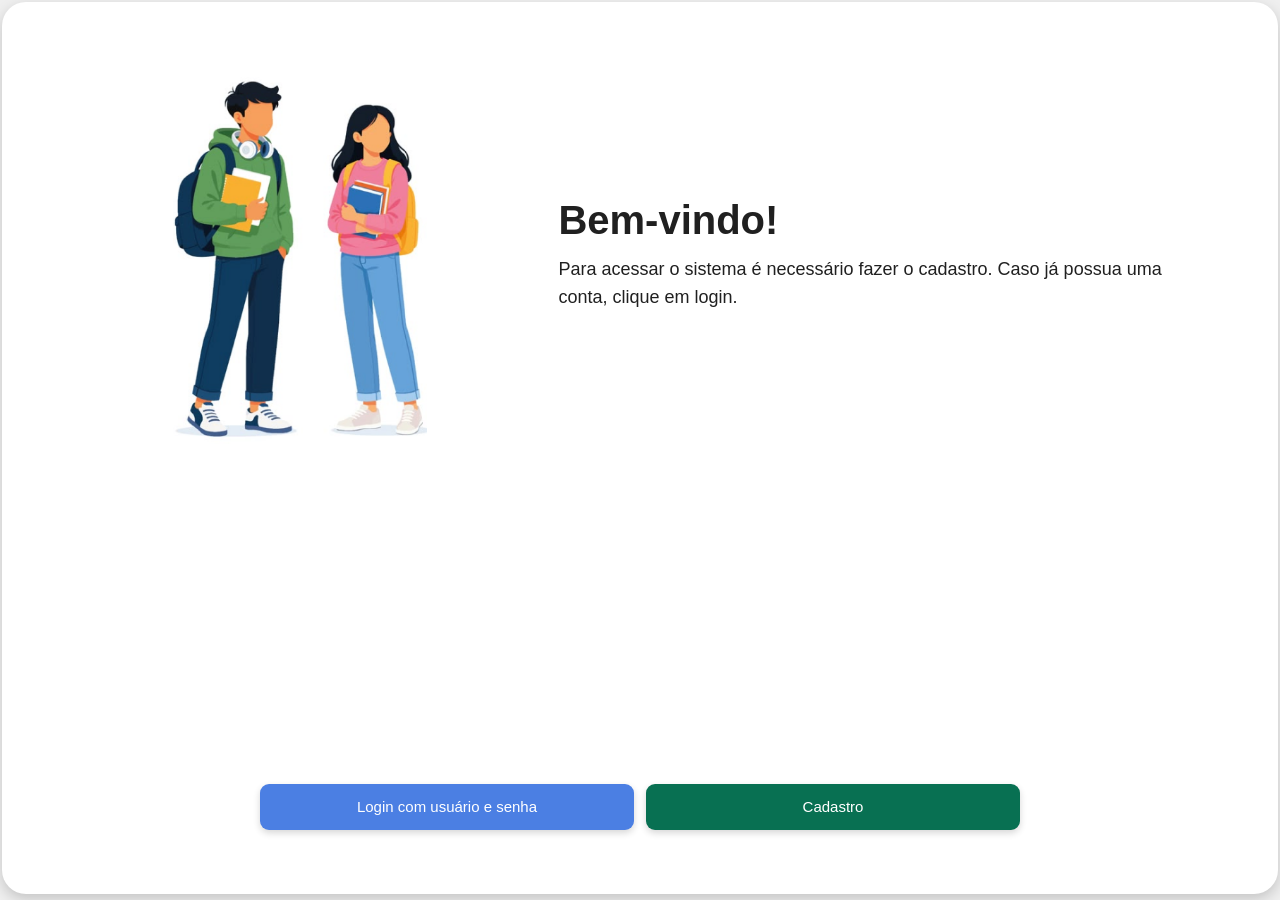
<file: agendav1/index.html>
<!DOCTYPE html>
<html lang="pt-BR">
<head>
    <!-- Configurações básicas da página. -->
    <meta charset="UTF-8">
    <meta name="viewport" content="width=device-width, initial-scale=1.0">

    <!-- Título mostrado na aba do navegador. -->
    <title>Área Escolar - Início</title>

    <!-- CSS global do projeto. -->
    <link rel="stylesheet" href="css/style.css">
</head>
<body>
    <!--
        CONTEÚDO PRINCIPAL:
        Esta é a página inicial e permanece solta na raiz do projeto,
        conforme solicitado.
    -->
    <main class="page page-home">

        <!-- Cartão principal da tela inicial. -->
        <section class="card home-card">

            <!-- Área de boas-vindas com a imagem enviada. -->
            <div class="welcome-area">
                <img
                    class="students-image"
                    src="assets/estudantes.png"
                    alt="Dois estudantes com materiais escolares"
                >

                <div class="welcome-content">
                    <h1>Bem-vindo!</h1>

                    <p>
                        Para acessar o sistema é necessário fazer o cadastro.
                        Caso já possua uma conta, clique em login.
                    </p>
                </div>
            </div>

            <!-- Botões de navegação.
                 Não usam target="_blank", portanto tudo abre na mesma aba. -->
            <div class="button-stack">
                <a class="btn btn-primary" href="html/area-login.html">
                    Login com usuário e senha
                </a>

                <a class="btn btn-secondary" href="html/area-cadastro.html">
                    Cadastro
                </a>
            </div>
        </section>
    </main>

    <!-- JavaScript global. -->
    <script src="js/script.js"></script>
</body>
</html>
</file>
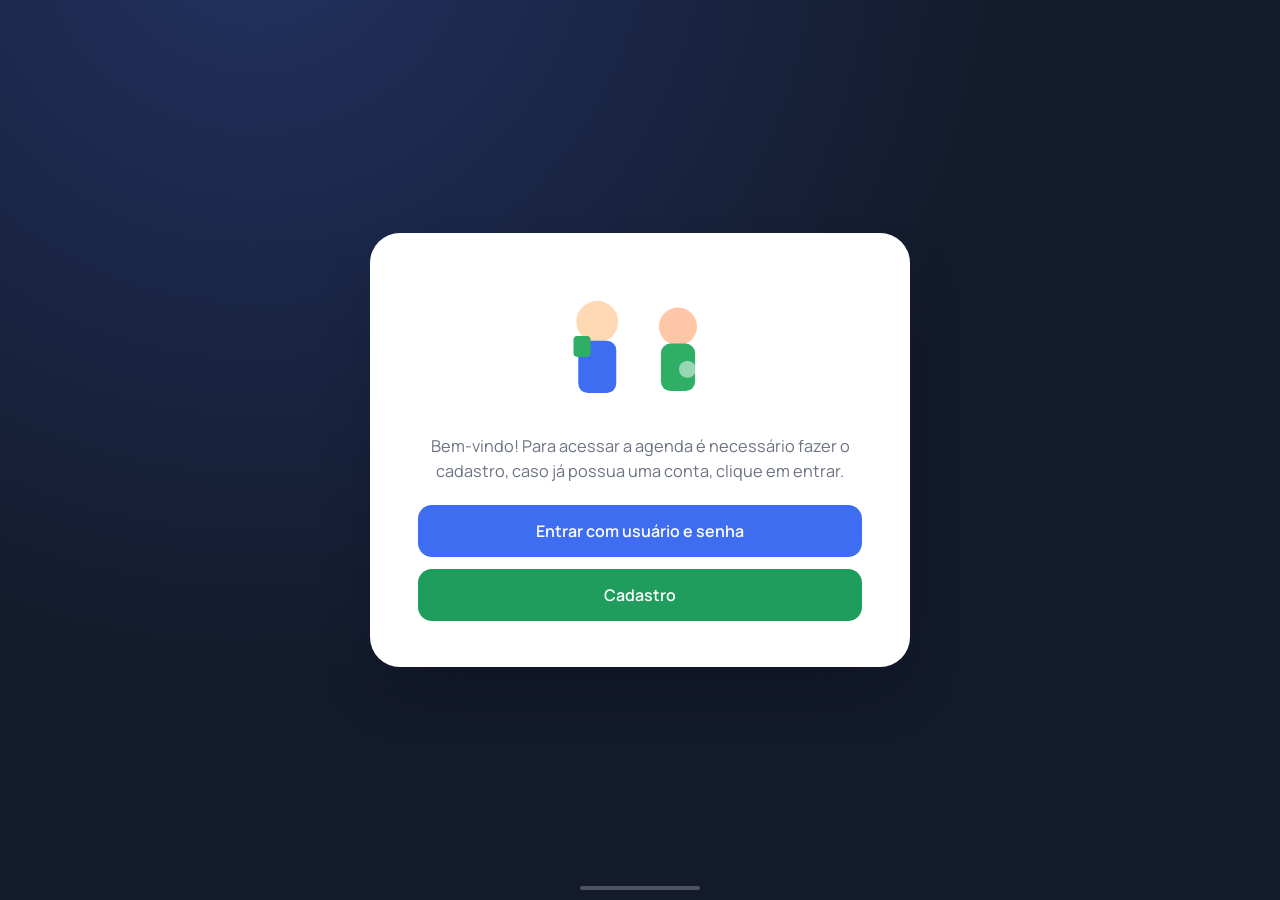
<file: v2/index.html>
<!DOCTYPE html>
<html lang="pt-BR">
<head>
  <meta charset="UTF-8">
  <!-- viewport é a base de qualquer layout mobile first -->
  <meta name="viewport" content="width=device-width, initial-scale=1.0">
  <title>Agenda Escolar | Acesso</title>

  <link rel="preconnect" href="https://fonts.googleapis.com">
  <link rel="preconnect" href="https://fonts.gstatic.com" crossorigin>
  <link href="https://fonts.googleapis.com/css2?family=Fraunces:opsz,wght@9..144,500;9..144,600&family=Manrope:wght@400;500;600;700&display=swap" rel="stylesheet">

  <link rel="stylesheet" href="css/style.css">
</head>
<body>

  <!-- Tudo fica dentro de um "palco" que centraliza o conteúdo
       e cresce de tamanho conforme a tela aumenta (mobile -> monitor) -->
  <main class="palco">

    <!-- ======================================================
         TELA 1 — BOAS-VINDAS
         ====================================================== -->
    <section id="tela-boas-vindas" class="tela tela--ativa" data-tela>
      <div class="cartao">
        <div class="boas-vindas__ilustracao" aria-hidden="true">
          <!-- ilustração simples em SVG, sem depender de imagens externas -->
          <svg viewBox="0 0 200 140" class="ilustracao-svg">
            <circle cx="55" cy="45" r="22" fill="#ffd9b3"/>
            <rect x="35" y="65" width="40" height="55" rx="10" fill="#3f6df2"/>
            <rect x="30" y="60" width="18" height="22" rx="4" fill="#2fae66"/>
            <circle cx="140" cy="50" r="20" fill="#ffc7a8"/>
            <rect x="122" y="68" width="36" height="50" rx="10" fill="#2fae66"/>
            <circle cx="150" cy="95" r="9" fill="#ffffff" opacity=".5"/>
          </svg>
        </div>

        <p class="boas-vindas__texto">
          Bem-vindo! Para acessar a agenda é necessário fazer o cadastro,
          caso já possua uma conta, clique em entrar.
        </p>

        <div class="pilha-botoes">
          <button class="botao botao--azul" data-ir-para="tela-area-login">
            Entrar com usuário e senha
          </button>
          <button class="botao botao--verde" data-ir-para="tela-area-cadastro">
            Cadastro
          </button>
        </div>
      </div>
    </section>

    <!-- ======================================================
         TELA 2 — ESCOLHA DO PERFIL PARA LOGIN
         ====================================================== -->
    <section id="tela-area-login" class="tela" data-tela>
      <header class="cabecalho">
        <button class="botao-voltar" data-voltar-para="tela-boas-vindas">← voltar</button>
        <h1>Área de login</h1>
      </header>

      <div class="cartao">
        <p class="subtitulo">Selecione o seu perfil para continuar</p>
        <div class="lista-perfis">
          <button class="botao-perfil botao-perfil--azul" data-perfil="aluno" data-acao="login">
            🎓 Aluno
          </button>
          <button class="botao-perfil botao-perfil--verde" data-perfil="professor" data-acao="login">
            🍎 Professor
          </button>
          <button class="botao-perfil botao-perfil--azul" data-perfil="gestao" data-acao="login">
            🧑‍💼 Gestão
          </button>
          <button class="botao-perfil botao-perfil--verde" data-perfil="responsavel" data-acao="login">
            👪 Responsáveis
          </button>
        </div>
      </div>
    </section>

    <!-- ======================================================
         TELA 3 — FORMULÁRIO DE LOGIN (genérico p/ qualquer perfil)
         ====================================================== -->
    <section id="tela-login-form" class="tela" data-tela>
      <header class="cabecalho">
        <button class="botao-voltar" data-voltar-para="tela-area-login">← voltar</button>
        <h1 data-titulo-login>Login</h1>
      </header>

      <div class="cartao">
        <form id="form-login" novalidate>
          <label class="campo">
            <span class="campo__rotulo">Nome ou CPF</span>
            <input type="text" name="identificador" placeholder="Nome/CPF" required>
          </label>

          <label class="campo">
            <span class="campo__rotulo">Senha</span>
            <input type="password" name="senha" placeholder="Senha" required>
          </label>

          <p class="mensagem-erro" id="erro-login" hidden></p>

          <button type="submit" class="botao botao--azul botao--centralizado">Acessar</button>
        </form>
      </div>
    </section>

    <!-- ======================================================
         TELA 4 — ESCOLHA DO PERFIL PARA CADASTRO
         ====================================================== -->
    <section id="tela-area-cadastro" class="tela" data-tela>
      <header class="cabecalho">
        <button class="botao-voltar" data-voltar-para="tela-boas-vindas">← voltar</button>
        <h1>Cadastrar conta</h1>
      </header>

      <div class="cartao">
        <p class="subtitulo">Qual é o seu perfil?</p>
        <div class="lista-perfis">
          <button class="botao-perfil botao-perfil--azul" data-perfil="aluno" data-acao="cadastro">
            🎓 Aluno
          </button>
          <button class="botao-perfil botao-perfil--verde" data-perfil="professor" data-acao="cadastro">
            🍎 Professor
          </button>
          <button class="botao-perfil botao-perfil--azul" data-perfil="gestao" data-acao="cadastro">
            🧑‍💼 Gestão
          </button>
          <button class="botao-perfil botao-perfil--verde" data-perfil="responsavel" data-acao="cadastro">
            👪 Responsáveis
          </button>
        </div>
      </div>
    </section>

    <!-- ======================================================
         TELA 5 — CRIAÇÃO DE CONTA (dados pessoais)
         ====================================================== -->
    <section id="tela-criacao-conta" class="tela" data-tela>
      <header class="cabecalho">
        <button class="botao-voltar" data-voltar-para="tela-area-cadastro">← voltar</button>
        <h1>Criação de conta</h1>
      </header>

      <div class="cartao">
        <form id="form-criacao-conta" novalidate>
          <label class="campo">
            <span class="campo__rotulo">Nome de usuário</span>
            <input type="text" name="nomeUsuario" placeholder="Nome de usuário" required>
          </label>

          <label class="campo">
            <span class="campo__rotulo">CPF</span>
            <input type="text" name="cpf" placeholder="Digite o seu CPF" inputmode="numeric" required>
          </label>

          <label class="campo">
            <span class="campo__rotulo">Data de nascimento</span>
            <input type="date" name="dataNascimento" required>
          </label>

          <label class="campo">
            <span class="campo__rotulo">Senha</span>
            <input type="password" name="senha" placeholder="Senha" minlength="4" required>
          </label>

          <label class="campo">
            <span class="campo__rotulo">Confirmar senha</span>
            <input type="password" name="confirmarSenha" placeholder="Confirmar senha" minlength="4" required>
          </label>

          <p class="mensagem-erro" id="erro-criacao-conta" hidden></p>

          <button type="submit" class="botao botao--azul botao--centralizado">Avançar</button>
        </form>
      </div>
    </section>

    <!-- ======================================================
         TELA 6 — CONFIGURAÇÃO DE PERFIL (localização/escola)
         ====================================================== -->
    <section id="tela-config-perfil" class="tela" data-tela>
      <header class="cabecalho">
        <button class="botao-voltar" data-voltar-para="tela-criacao-conta">← voltar</button>
        <h1>Configurações de perfil</h1>
      </header>

      <div class="cartao">
        <form id="form-config-perfil" novalidate>
          <label class="campo">
            <span class="campo__rotulo">Estado</span>
            <select name="estado" id="select-estado" required>
              <option value="" disabled selected>Selecionar estado</option>
            </select>
          </label>

          <label class="campo">
            <span class="campo__rotulo">Cidade</span>
            <select name="cidade" id="select-cidade" required disabled>
              <option value="" disabled selected>Selecionar cidade</option>
            </select>
          </label>

          <label class="campo">
            <span class="campo__rotulo">Escola</span>
            <select name="escola" id="select-escola" required disabled>
              <option value="" disabled selected>Selecionar escola</option>
            </select>
          </label>

          <label class="campo">
            <span class="campo__rotulo">Escolaridade</span>
            <select name="escolaridade" id="select-escolaridade" required>
              <option value="" disabled selected>Escolaridade</option>
            </select>
          </label>

          <button type="submit" class="botao botao--azul botao--centralizado">Finalizar</button>
        </form>
      </div>
    </section>

    <!-- ======================================================
         TELA 7 — PAINEL (dados exibidos após o login)
         ====================================================== -->
    <section id="tela-painel" class="tela" data-tela>
      <header class="cabecalho">
        <button class="botao-voltar" data-acao-sair>← sair</button>
        <h1>Meu perfil</h1>
      </header>

      <div class="cartao">
        <p class="painel__saudacao">
          Olá, <strong data-campo-painel="nomeUsuario">—</strong>! Login efetuado com sucesso.
        </p>

        <dl class="painel__lista">
          <div class="painel__item">
            <dt>Perfil</dt>
            <dd data-campo-painel="tipoPerfilLegivel">—</dd>
          </div>
          <div class="painel__item">
            <dt>CPF</dt>
            <dd data-campo-painel="cpf">—</dd>
          </div>
          <div class="painel__item">
            <dt>Data de nascimento</dt>
            <dd data-campo-painel="dataNascimento">—</dd>
          </div>
          <div class="painel__item">
            <dt>Estado</dt>
            <dd data-campo-painel="estado">—</dd>
          </div>
          <div class="painel__item">
            <dt>Cidade</dt>
            <dd data-campo-painel="cidade">—</dd>
          </div>
          <div class="painel__item">
            <dt>Escola</dt>
            <dd data-campo-painel="escola">—</dd>
          </div>
          <div class="painel__item">
            <dt>Escolaridade</dt>
            <dd data-campo-painel="escolaridade">—</dd>
          </div>
        </dl>
      </div>
    </section>

  </main>

  <!-- barrinha inferior só para lembrar o clima "tela de celular" do mockup original -->
  <div class="barra-inferior" aria-hidden="true"></div>

  <!-- arquivos JS separados por responsabilidade -->
  <script src="js/dados.js"></script>
  <script src="js/navegacao.js"></script>
  <script src="js/formularios.js"></script>
  <script src="js/app.js"></script>
</body>
</html>
</file>
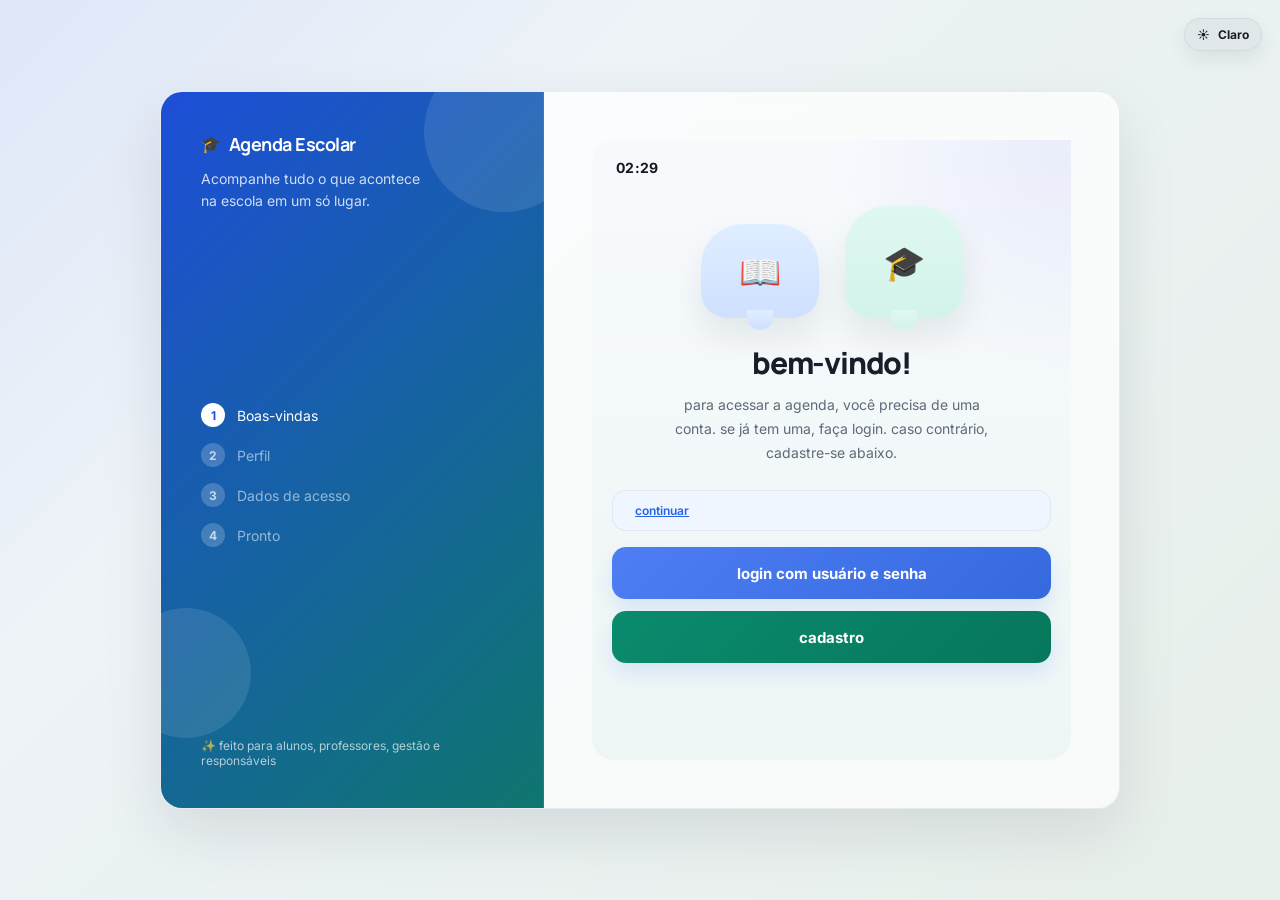
<file: V3/index.html>
<!DOCTYPE html>
<html lang="pt-BR">
<head>
  <meta charset="UTF-8" />
  <meta name="viewport" content="width=device-width, initial-scale=1.0" />
  <title>Agenda Escolar</title>

  <!-- Fontes: Manrope para títulos, Inter para o corpo do texto -->
  <link rel="preconnect" href="https://fonts.googleapis.com" />
  <link href="https://fonts.googleapis.com/css2?family=Manrope:wght@500;700;800&family=Inter:wght@400;500;600&display=swap" rel="stylesheet" />

  <link rel="stylesheet" href="css/style.css" />
</head>
<body>

  <!--
    É só dar duplo clique neste arquivo para abrir o app.

    Esta é a única página de verdade: as telas (boas-vindas,
    login, cadastro...) ficam na pasta /pages e são colocadas
    dentro de #app-content conforme o usuário navega. Por isso
    o app nunca sai da aba nem recarrega.
  -->
  <div class="theme-toggle-wrap">
    <button class="theme-toggle" id="theme-toggle" type="button" aria-label="Alternar tema">
      <span class="theme-toggle-icon">☀️</span>
      <span class="theme-toggle-text">Claro</span>
    </button>
  </div>

  <div class="app-shell">

    <!-- ===================== PAINEL DE MARCA ===================== -->
    <!-- Fica sempre visível (não é trocado ao navegar) e só
         aparece em telas grandes — ver a media query de 1024px
         no css/style.css. -->
    <aside class="brand-panel">
      <div class="brand-blob blob-1"></div>
      <div class="brand-blob blob-2"></div>

      <div class="brand-top">
        <div class="brand-logo">
          <span class="icon">🎓</span>
          <span class="brand-name">Agenda Escolar</span>
        </div>
        <p class="brand-tagline">Acompanhe tudo o que acontece na escola em um só lugar.</p>
      </div>

      <!-- Progresso do fluxo; o app.js marca a etapa atual -->
      <ol class="steps" id="steps-list">
        <li class="step" data-step="0"><span class="step-dot">1</span><span class="step-label">Boas-vindas</span></li>
        <li class="step" data-step="1"><span class="step-dot">2</span><span class="step-label">Perfil</span></li>
        <li class="step" data-step="2"><span class="step-dot">3</span><span class="step-label">Dados de acesso</span></li>
        <li class="step" data-step="3"><span class="step-dot">4</span><span class="step-label">Pronto</span></li>
      </ol>

      <p class="brand-footer">✨ feito para alunos, professores, gestão e responsáveis</p>
    </aside>

    <!-- ===================== ÁREA DAS TELAS ===================== -->
    <main class="content">
      <!-- O router.js troca o conteúdo daqui a cada navegação -->
      <div id="app-content"></div>
    </main>

  </div>

  <!-- ===================== SCRIPTS =====================
       A ordem importa:
       1. pages.js      cria o objeto PAGES (vazio)
       2. pages/*.js    cada tela se registra dentro dele
      3. localidades.js consulta estados e municípios no IBGE
      4. storage.js    salvar/ler dados no navegador
      5. router.js     navegação entre as telas
      6. app.js        lógica do app (usa todos os anteriores)
  -->
  <script src="js/pages.js"></script>

  <script src="pages/welcome.js"></script>
  <script src="pages/role.js"></script>
  <script src="pages/login.js"></script>
  <script src="pages/cadastro.js"></script>
  <script src="pages/perfil.js"></script>
  <script src="pages/dashboard.js"></script>

  <script src="js/localidades.js"></script>
  <script src="js/storage.js"></script>
  <script src="js/router.js"></script>
  <script src="js/app.js"></script>
</body>
</html>
</file>
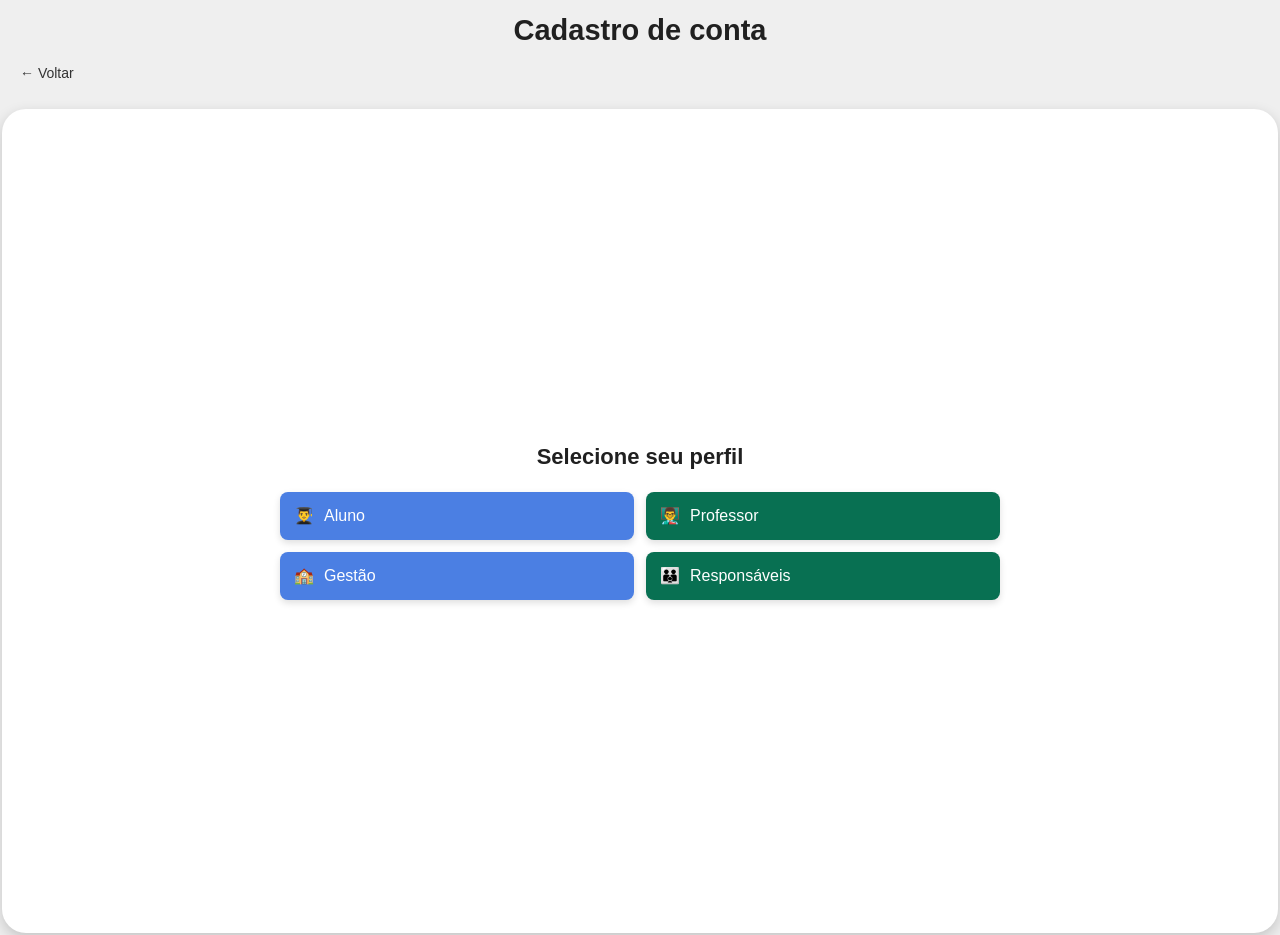
<file: agendav1/html/area-cadastro.html>
<!DOCTYPE html>
<html lang="pt-BR">
<head>
    <meta charset="UTF-8">
    <meta name="viewport" content="width=device-width, initial-scale=1.0">
    <title>Cadastro de Conta</title>
    <link rel="stylesheet" href="../css/style.css">
</head>
<body>
    <main class="page">
        <header class="page-header">
            <h1>Cadastro de conta</h1>
            <a class="back-link" href="../index.html">← Voltar</a>
        </header>

        <!-- Escolha do tipo de cadastro. -->
        <section class="card menu-card">
            <h2>Selecione seu perfil</h2>

            <div class="role-list">
                <!-- O perfil será armazenado temporariamente pelo JavaScript. -->
                <a class="role-button role-blue register-role" data-role="aluno" href="criar-conta.html">
                    <span>👨‍🎓</span> Aluno
                </a>

                <a class="role-button role-green register-role" data-role="professor" href="criar-conta.html">
                    <span>👨‍🏫</span> Professor
                </a>

                <a class="role-button role-blue register-role" data-role="gestao" href="criar-conta.html">
                    <span>🏫</span> Gestão
                </a>

                <a class="role-button role-green register-role" data-role="responsaveis" href="criar-conta.html">
                    <span>👪</span> Responsáveis
                </a>
            </div>
        </section>
    </main>

    <script src="../js/script.js"></script>
</body>
</html>
</file>
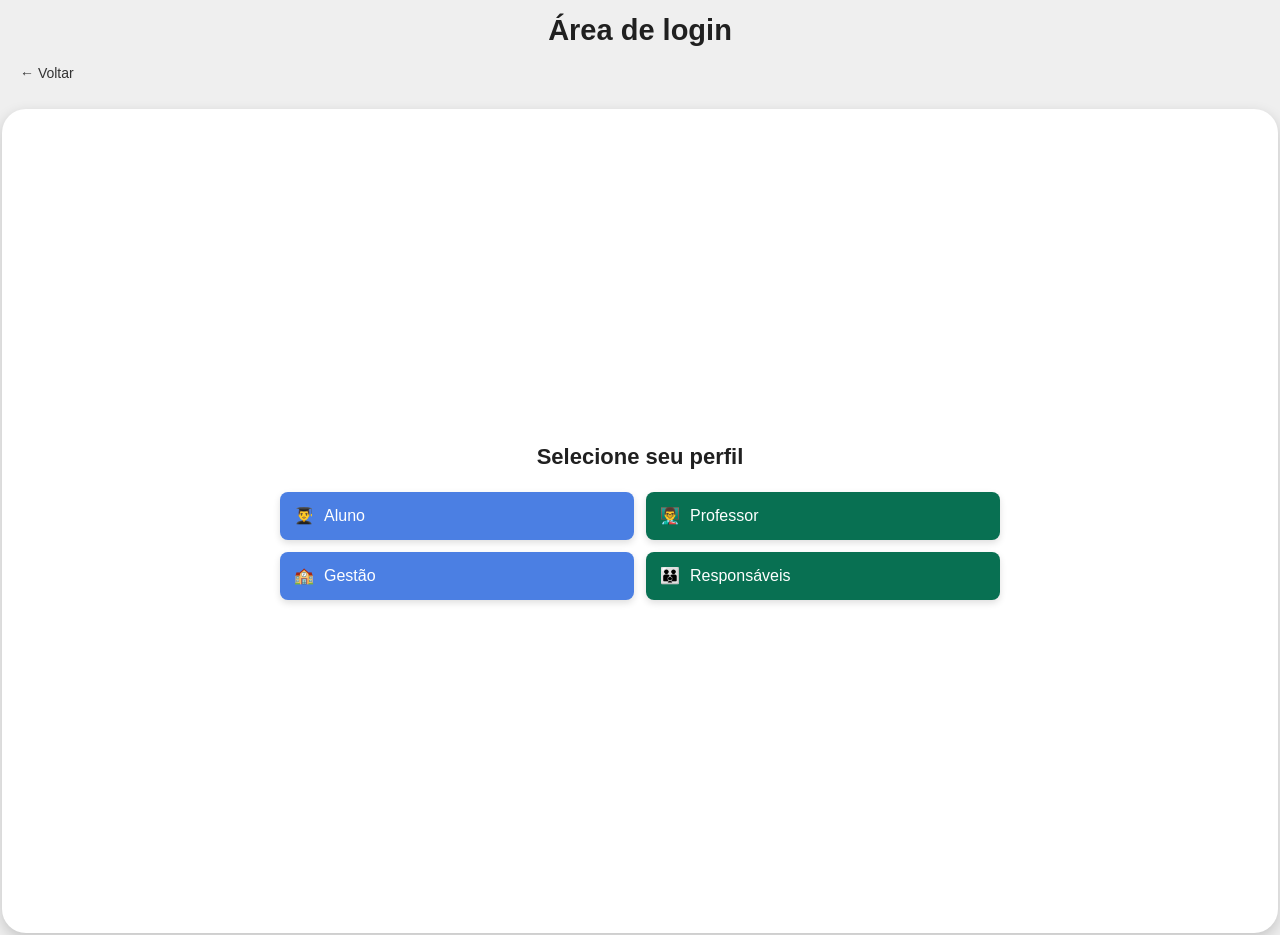
<file: agendav1/html/area-login.html>
<!DOCTYPE html>
<html lang="pt-BR">
<head>
    <meta charset="UTF-8">
    <meta name="viewport" content="width=device-width, initial-scale=1.0">
    <title>Área de Login</title>
    <link rel="stylesheet" href="../css/style.css">
</head>
<body>
    <main class="page">
        <!-- Cabeçalho reutilizável das páginas internas. -->
        <header class="page-header">
            <h1>Área de login</h1>
            <a class="back-link" href="../index.html">← Voltar</a>
        </header>

        <!-- Escolha do perfil para entrar no sistema. -->
        <section class="card menu-card">
            <h2>Selecione seu perfil</h2>

            <div class="role-list">
                <!--
                    O parâmetro "perfil" será enviado pela URL.
                    Exemplo: login.html?perfil=aluno
                -->
                <a class="role-button role-blue" href="login.html?perfil=aluno">
                    <span>👨‍🎓</span> Aluno
                </a>

                <a class="role-button role-green" href="login.html?perfil=professor">
                    <span>👨‍🏫</span> Professor
                </a>

                <a class="role-button role-blue" href="login.html?perfil=gestao">
                    <span>🏫</span> Gestão
                </a>

                <a class="role-button role-green" href="login.html?perfil=responsaveis">
                    <span>👪</span> Responsáveis
                </a>
            </div>
        </section>
    </main>

    <script src="../js/script.js"></script>
</body>
</html>
</file>
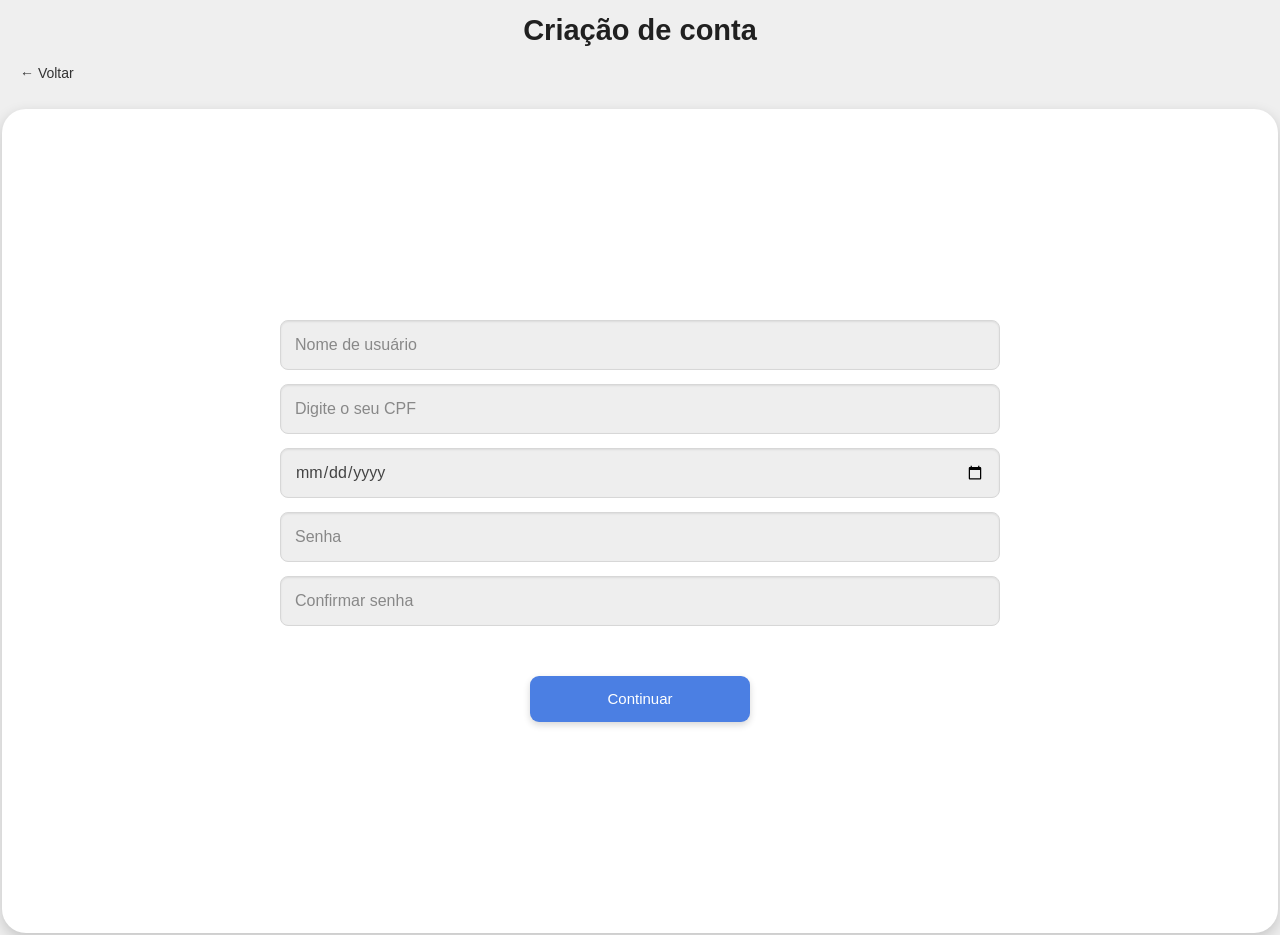
<file: agendav1/html/criar-conta.html>
<!DOCTYPE html>
<html lang="pt-BR">
<head>
    <!-- Configurações de codificação e viewport responsivo. -->
    <meta charset="UTF-8">
    <meta name="viewport" content="width=device-width, initial-scale=1.0">

    <!-- Título da etapa de criação da conta. -->
    <title>Criação de Conta</title>

    <!-- Folha de estilos global. -->
    <link rel="stylesheet" href="../css/style.css">
</head>

<body>
    <!--
        Tela de criação da conta.
        O layout é Mobile First e o CSS faz o cartão preencher
        praticamente toda a viewport.
    -->
    <main class="page">

        <!-- Cabeçalho da página. -->
        <header class="page-header">
            <h1>Criação de conta</h1>

            <!-- Retorna para a seleção de perfil na mesma aba. -->
            <a class="back-link" href="area-cadastro.html">
                ← Voltar
            </a>
        </header>

        <!-- Cartão que contém TODOS os campos da primeira etapa. -->
        <section class="card form-card">

            <!-- Formulário da primeira etapa do cadastro. -->
            <form id="account-form" novalidate>

                <!-- 1. Nome de usuário. -->
                <div class="field">
                    <label for="user-name">Nome de usuário</label>

                    <input
                        id="user-name"
                        type="text"
                        placeholder="Nome de usuário"
                        autocomplete="username"
                        required
                    >
                </div>

                <!-- 2. CPF. -->
                <div class="field">
                    <label for="cpf">CPF</label>

                    <input
                        id="cpf"
                        type="text"
                        inputmode="numeric"
                        maxlength="14"
                        placeholder="Digite o seu CPF"
                        required
                    >
                </div>

                <!-- 3. Data de nascimento. -->
                <div class="field">
                    <label for="birth-date">Data de nascimento</label>

                    <input
                        id="birth-date"
                        type="date"
                        required
                    >
                </div>

                <!-- 4. Senha. -->
                <div class="field">
                    <label for="password">Senha</label>

                    <input
                        id="password"
                        type="password"
                        placeholder="Senha"
                        autocomplete="new-password"
                        required
                    >
                </div>

                <!-- 5. Confirmação da senha. -->
                <div class="field">
                    <label for="confirm-password">Confirmar senha</label>

                    <input
                        id="confirm-password"
                        type="password"
                        placeholder="Confirmar senha"
                        autocomplete="new-password"
                        required
                    >
                </div>

                <!-- Mensagens de validação do formulário. -->
                <p
                    id="account-message"
                    class="form-message"
                    aria-live="polite"
                ></p>

                <!-- Avança para a segunda etapa do cadastro. -->
                <button
                    class="btn btn-primary form-submit"
                    type="submit"
                >
                    Continuar
                </button>

            </form>
        </section>
    </main>

    <!-- JavaScript global do projeto. -->
    <script src="../js/script.js"></script>
</body>
</html>
</file>
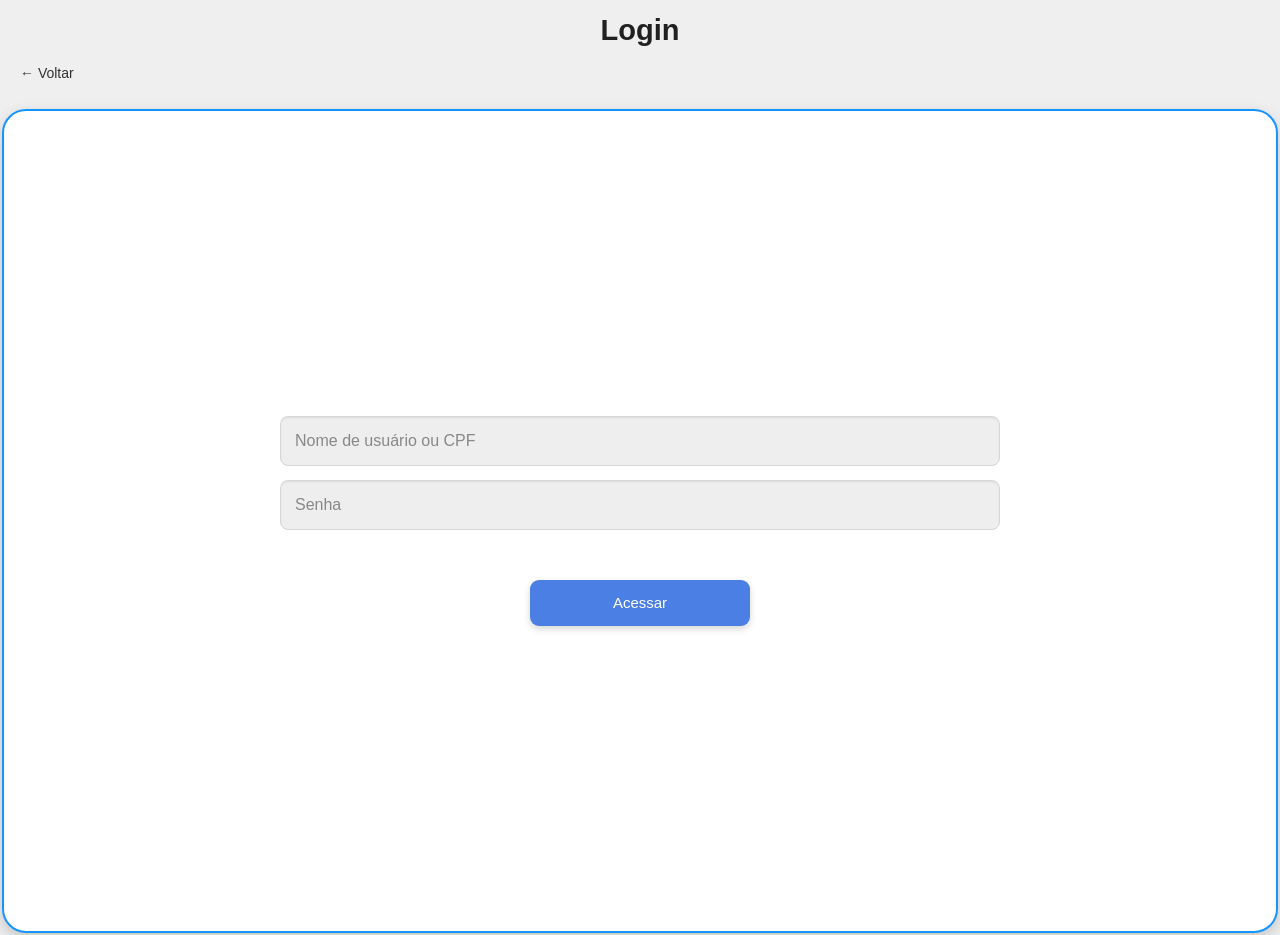
<file: agendav1/html/dados.html>
<!DOCTYPE html>
<html lang="pt-BR">
<head>
    <meta charset="UTF-8">
    <meta name="viewport" content="width=device-width, initial-scale=1.0">
    <title>Dados do Usuário</title>
    <link rel="stylesheet" href="../css/style.css">
</head>
<body>
    <main class="page">
        <header class="page-header">
            <h1>Dados cadastrados</h1>
            <a class="back-link" href="../index.html">← Início</a>
        </header>

        <!-- Painel preenchido automaticamente pelo JavaScript. -->
        <section class="card dashboard-card">
            <div class="success-badge">✓ Login realizado com sucesso</div>

            <div class="profile-summary">
                <div class="avatar" aria-hidden="true">👤</div>

                <div>
                    <p class="eyebrow">Conta de teste</p>
                    <h2 id="dashboard-name">Carregando...</h2>
                    <p id="dashboard-role">Perfil</p>
                </div>
            </div>

            <!-- Grade com os dados do cadastro. -->
            <div class="data-grid">
                <div class="data-item">
                    <span>Nome de usuário</span>
                    <strong id="data-username">-</strong>
                </div>

                <div class="data-item">
                    <span>CPF</span>
                    <strong id="data-cpf">-</strong>
                </div>

                <div class="data-item">
                    <span>Data de nascimento</span>
                    <strong id="data-birth">-</strong>
                </div>

                <div class="data-item">
                    <span>Estado</span>
                    <strong id="data-state">-</strong>
                </div>

                <div class="data-item">
                    <span>Cidade</span>
                    <strong id="data-city">-</strong>
                </div>

                <div class="data-item">
                    <span>Escola</span>
                    <strong id="data-school">-</strong>
                </div>

                <div class="data-item">
                    <span>Escolaridade</span>
                    <strong id="data-education">-</strong>
                </div>
            </div>

            <!-- Aviso sobre o modo de demonstração. -->
            <div class="demo-warning">
                <strong>Modo demonstração:</strong>
                os dados são salvos apenas no localStorage deste navegador.
            </div>

            <div class="button-stack dashboard-actions">
                <a class="btn btn-secondary" href="../index.html">Sair</a>

                <button id="clear-account-button" class="btn btn-outline" type="button">
                    Apagar cadastro de teste
                </button>
            </div>
        </section>
    </main>

    <script src="../js/script.js"></script>
</body>
</html>
</file>
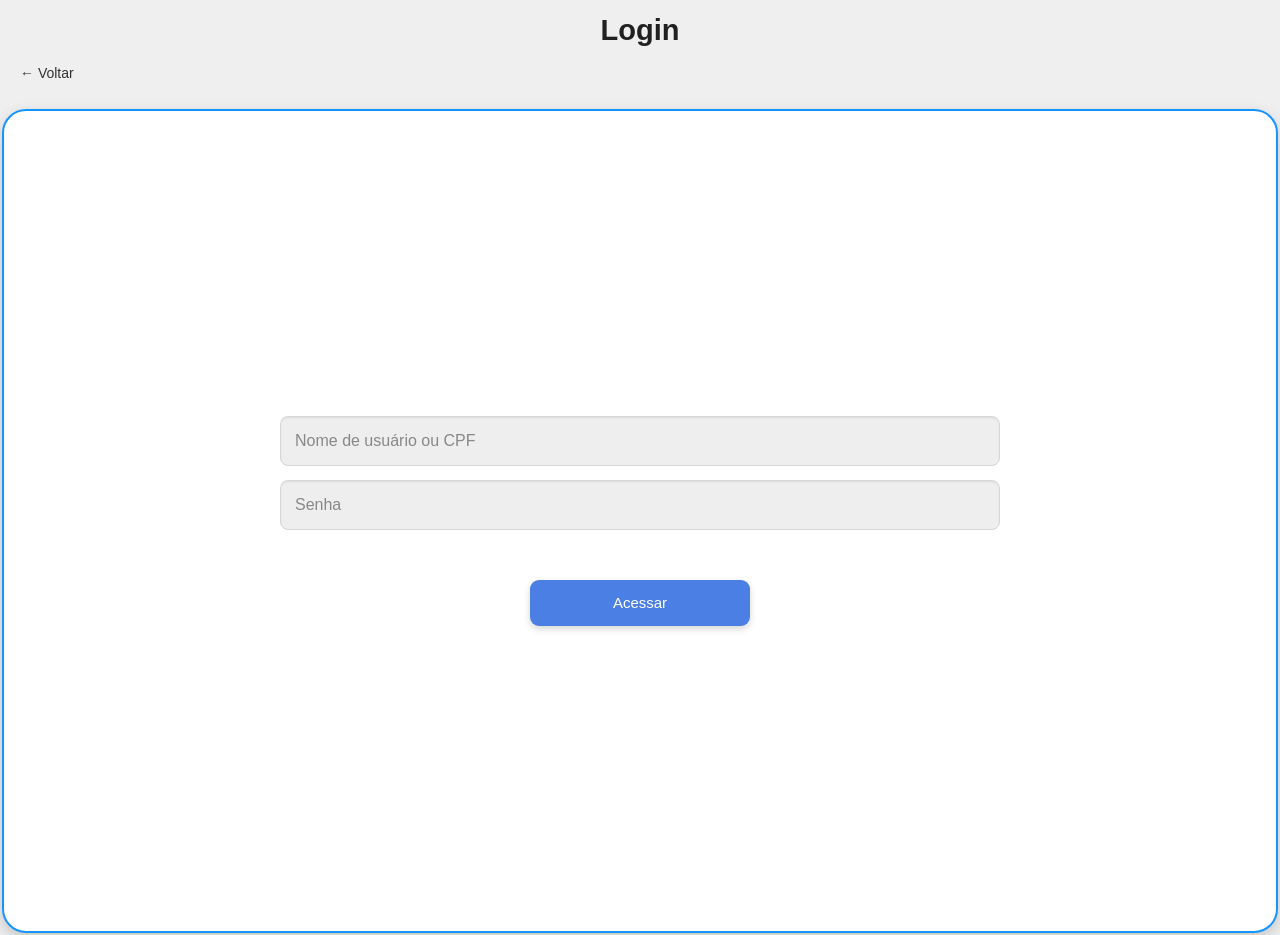
<file: agendav1/html/login.html>
<!DOCTYPE html>
<html lang="pt-BR">
<head>
    <meta charset="UTF-8">
    <meta name="viewport" content="width=device-width, initial-scale=1.0">
    <title>Login</title>
    <link rel="stylesheet" href="../css/style.css">
</head>
<body>
    <main class="page">
        <header class="page-header">
            <!-- O JavaScript troca o texto conforme o perfil escolhido. -->
            <h1 id="login-title">Login</h1>

            <a class="back-link" href="area-login.html">← Voltar</a>
        </header>

        <!-- Formulário de autenticação do protótipo. -->
        <section class="card form-card login-card">
            <form id="login-form" novalidate>

                <div class="field">
                    <label for="login-user">Nome de usuário ou CPF</label>
                    <input
                        id="login-user"
                        type="text"
                        placeholder="Nome de usuário ou CPF"
                        autocomplete="username"
                        required
                    >
                </div>

                <div class="field">
                    <label for="login-password">Senha</label>
                    <input
                        id="login-password"
                        type="password"
                        placeholder="Senha"
                        autocomplete="current-password"
                        required
                    >
                </div>

                <!-- Mensagens de validação aparecem aqui. -->
                <p id="login-message" class="form-message" aria-live="polite"></p>

                <button class="btn btn-primary form-submit" type="submit">
                    Acessar
                </button>
            </form>

            <!--
                Esta caixa mostra as credenciais apenas para facilitar os testes.
                Em um sistema real, a senha nunca deve ser exibida.
            -->
            <div id="test-login-data" class="test-data hidden"></div>
        </section>
    </main>

    <script src="../js/script.js"></script>
</body>
</html>
</file>
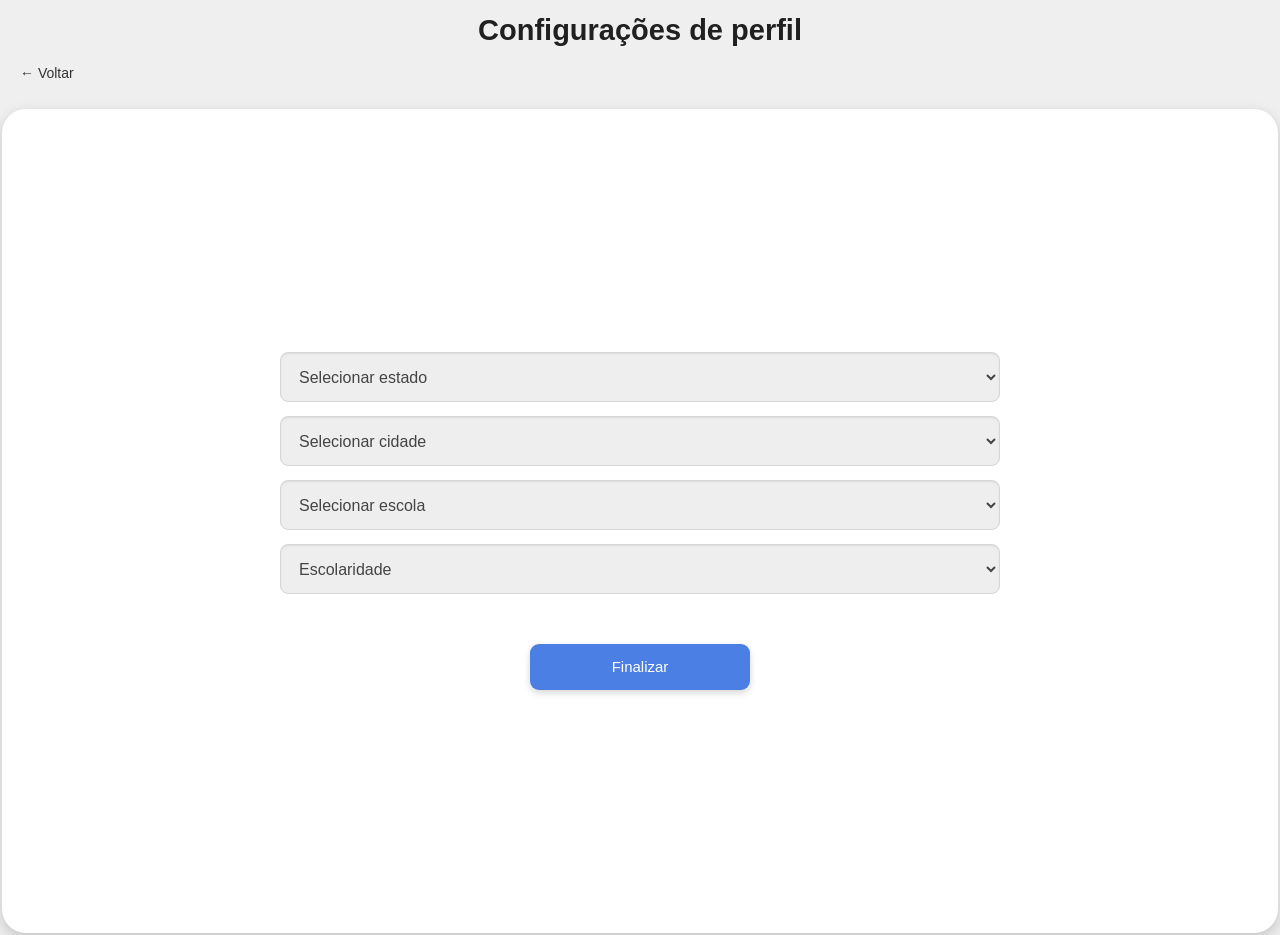
<file: agendav1/html/perfil.html>
<!DOCTYPE html>
<html lang="pt-BR">
<head>
    <meta charset="UTF-8">
    <meta name="viewport" content="width=device-width, initial-scale=1.0">
    <title>Configurações de Perfil</title>
    <link rel="stylesheet" href="../css/style.css">
</head>
<body>
    <main class="page">
        <header class="page-header">
            <h1>Configurações de perfil</h1>
            <a class="back-link" href="criar-conta.html">← Voltar</a>
        </header>

        <!-- Segunda e última etapa do cadastro. -->
        <section class="card form-card profile-card">
            <form id="profile-form" novalidate>

                <div class="field">
                    <label for="state">Estado</label>
                    <select id="state" required>
                        <option value="">Selecionar estado</option>
                        <option value="Pernambuco">Pernambuco</option>
                        <option value="Paraíba">Paraíba</option>
                        <option value="Alagoas">Alagoas</option>
                        <option value="Ceará">Ceará</option>
                        <option value="Bahia">Bahia</option>
                        <option value="São Paulo">São Paulo</option>
                        <option value="Rio de Janeiro">Rio de Janeiro</option>
                    </select>
                </div>

                <div class="field">
                    <label for="city">Cidade</label>
                    <select id="city" required>
                        <option value="">Selecionar cidade</option>
                        <option value="Santa Cruz do Capibaribe">Santa Cruz do Capibaribe</option>
                        <option value="Caruaru">Caruaru</option>
                        <option value="Recife">Recife</option>
                        <option value="Campina Grande">Campina Grande</option>
                        <option value="João Pessoa">João Pessoa</option>
                    </select>
                </div>

                <div class="field">
                    <label for="school">Escola</label>
                    <select id="school" required>
                        <option value="">Selecionar escola</option>
                        <option value="Escola Modelo">Escola Modelo</option>
                        <option value="Escola Estadual Central">Escola Estadual Central</option>
                        <option value="Colégio Municipal">Colégio Municipal</option>
                    </select>
                </div>

                <div class="field">
                    <label for="education">Escolaridade</label>
                    <select id="education" required>
                        <option value="">Escolaridade</option>
                        <option value="Ensino Fundamental">Ensino Fundamental</option>
                        <option value="Ensino Médio">Ensino Médio</option>
                        <option value="Ensino Superior">Ensino Superior</option>
                    </select>
                </div>

                <p id="profile-message" class="form-message" aria-live="polite"></p>

                <button class="btn btn-primary form-submit" type="submit">
                    Finalizar
                </button>
            </form>
        </section>
    </main>

    <script src="../js/script.js"></script>
</body>
</html>
</file>
<file: agendav1/css/style.css>
/* =========================================================
   ÁREA ESCOLAR — CSS RESPONSIVO
   Mobile first, sem overflow horizontal e adaptável a:
   celulares, tablets, notebooks, desktops e monitores grandes.
   ========================================================= */

:root {
    --blue: #4b7fe3;
    --blue-dark: #396bcc;
    --green: #087052;
    --green-dark: #065d44;
    --background: #efefef;
    --surface: #ffffff;
    --text: #202020;
    --muted: #777777;
    --border: #d7d7d7;
    --shadow: 0 5px 14px rgba(0, 0, 0, 0.18);
    --radius: clamp(14px, 2.5vw, 24px);
    --page-gap: clamp(8px, 1.5vw, 24px);
}

/* ---------- Reset ---------- */
*,
*::before,
*::after {
    box-sizing: border-box;
}

html {
    min-width: 280px;
    width: 100%;
    overflow-x: hidden;
    -webkit-text-size-adjust: 100%;
    text-size-adjust: 100%;
}

body {
    margin: 0;
    min-width: 280px;
    min-height: 100vh;
    min-height: 100dvh;
    width: 100%;
    overflow-x: hidden;
    font-family: Arial, Helvetica, sans-serif;
    color: var(--text);
    background: var(--background);
}

img,
svg,
video,
canvas {
    max-width: 100%;
    height: auto;
}

img {
    display: block;
}

a {
    color: inherit;
    text-decoration: none;
}

button,
input,
select {
    font: inherit;
}

button,
a,
input,
select {
    touch-action: manipulation;
}

/* ---------- Acessibilidade ---------- */
a:focus-visible,
button:focus-visible,
input:focus-visible,
select:focus-visible {
    outline: 3px solid rgba(75, 127, 227, 0.45);
    outline-offset: 2px;
}

/* ---------- Estrutura ---------- */
.page {
    width: 100%;
    min-height: 100vh;
    min-height: 100dvh;
    padding: 2px;
padding-top: max(2px, env(safe-area-inset-top));
padding-right: max(2px, env(safe-area-inset-right));
padding-bottom: max(2px, env(safe-area-inset-bottom));
padding-left: max(2px, env(safe-area-inset-left));
    display: flex;
    flex-direction: column;
    overflow-x: hidden;
}

.card {
    width: 100%;
    min-width: 0;
    background: var(--surface);
    border-radius: var(--radius);
    box-shadow: var(--shadow);
}

/* ---------- Cabeçalho ---------- */
.page-header {
    width: 100%;
    max-width: none;
    margin: 0 auto clamp(8px, 2vw, 18px);
    padding: clamp(4px, 1.2vw, 12px) clamp(2px, 2vw, 16px) 0;
    flex: 0 0 auto;
}

.page-header h1 {
    margin: 0 0 clamp(5px, 1vw, 8px);
    font-size: clamp(19px, 3vw, 29px);
    line-height: 1.15;
    text-align: center;
    overflow-wrap: anywhere;
}

.back-link {
    display: inline-flex;
    align-items: center;
    min-height: 36px;
    padding: 6px 2px;
    color: #333;
    font-size: clamp(12px, 1.8vw, 14px);
}

/* ---------- Página inicial ---------- */
.page-home {
    justify-content: stretch;
}

.home-card {
    width: 100%;
    min-height: calc(100dvh - 8px);
    margin: 0;
    padding: clamp(18px, 5vw, 70px);
    display: flex;
    flex-direction: column;
    justify-content: space-between;
    gap: clamp(20px, 5vh, 50px);
}

.welcome-area {
    width: 100%;
    max-width: 1180px;
    margin-inline: auto;
    display: flex;
    align-items: center;
    gap: clamp(12px, 4vw, 50px);
}

.students-image {
    width: clamp(105px, 32vw, 390px);
    height: clamp(150px, 42vh, 500px);
    flex: 0 1 38%;
    object-fit: contain;
    object-position: center;
}

.welcome-content {
    min-width: 0;
    flex: 1 1 0;
}

.welcome-content h1 {
    margin: 0 0 clamp(7px, 1.5vw, 14px);
    font-size: clamp(22px, 4vw, 40px);
    line-height: 1.1;
    overflow-wrap: anywhere;
}

.welcome-content p {
    margin: 0;
    max-width: 700px;
    font-size: clamp(13px, 1.8vw, 18px);
    line-height: 1.55;
    overflow-wrap: anywhere;
}

/* ---------- Botões ---------- */
.button-stack {
    width: 100%;
    max-width: 620px;
    margin-inline: auto;
    display: grid;
    gap: clamp(8px, 1.5vw, 12px);
}

.btn {
    width: 100%;
    min-height: 46px;
    display: flex;
    align-items: center;
    justify-content: center;
    padding: 11px clamp(12px, 3vw, 20px);
    border: 0;
    border-radius: 9px;
    color: #fff;
    font-size: clamp(13px, 1.7vw, 15px);
    line-height: 1.25;
    text-align: center;
    cursor: pointer;
    box-shadow: 0 3px 7px rgba(0, 0, 0, 0.16);
    transition: transform .15s ease, filter .15s ease;
    overflow-wrap: anywhere;
}

.btn:hover {
    filter: brightness(.97);
}

.btn:active {
    transform: translateY(1px);
}

.btn-primary { background: var(--blue); }
.btn-primary:hover { background: var(--blue-dark); }
.btn-secondary { background: var(--green); }
.btn-secondary:hover { background: var(--green-dark); }

.btn-outline {
    background: #fff;
    border: 1px solid var(--green);
    color: var(--green);
    box-shadow: none;
}

/* ---------- Menus ---------- */
.menu-card,
.form-card,
.dashboard-card {
    width: 100%;
    min-width: 0;
    min-height: calc(100dvh - 76px);
    margin: 0 auto;
    padding: clamp(18px, 5vw, 46px);
}

.menu-card {
    display: flex;
    flex-direction: column;
    justify-content: center;
}

.menu-card h2 {
    margin: 0 0 clamp(14px, 3vw, 22px);
    font-size: clamp(16px, 2.4vw, 22px);
    line-height: 1.25;
    text-align: center;
}

.role-list {
    width: 100%;
    max-width: 720px;
    margin-inline: auto;
    display: grid;
    grid-template-columns: 1fr;
    gap: clamp(8px, 1.5vw, 12px);
}

.role-button {
    width: 100%;
    min-height: 48px;
    display: flex;
    align-items: center;
    gap: 10px;
    padding: 11px 14px;
    border: 0;
    border-radius: 8px;
    color: #fff;
    font-size: clamp(13px, 1.8vw, 16px);
    line-height: 1.25;
    box-shadow: 0 3px 7px rgba(0, 0, 0, .13);
    overflow-wrap: anywhere;
}

.role-button:hover { filter: brightness(.97); }
.role-blue { background: var(--blue); }
.role-green { background: var(--green); }

/* ---------- Formulários ---------- */
.form-card {
    display: flex;
    flex-direction: column;
    justify-content: center;
}

.login-card {
    border: 2px solid #1595ff;
}

.form-card form {
    width: 100%;
    max-width: 720px;
    margin-inline: auto;
}

.field {
    width: 100%;
    margin-bottom: clamp(9px, 1.8vw, 14px);
}

.field label {
    position: absolute;
    width: 1px;
    height: 1px;
    margin: -1px;
    padding: 0;
    overflow: hidden;
    clip: rect(0, 0, 0, 0);
    white-space: nowrap;
    border: 0;
}

.field input,
.field select {
    display: block;
    width: 100%;
    min-width: 0;
    height: clamp(44px, 7vw, 50px);
    padding: 0 clamp(10px, 2vw, 14px);
    border: 1px solid var(--border);
    border-radius: 8px;
    background: #eee;
    color: #444;
    box-shadow: inset 0 1px 2px rgba(0, 0, 0, .08);
    font-size: clamp(14px, 1.8vw, 16px);
}

.field input::placeholder {
    color: #888;
}

.field select {
    cursor: pointer;
}

.form-submit {
    width: min(100%, 220px);
    min-width: 90px;
    margin: clamp(12px, 2vw, 18px) auto 0;
}

.form-message {
    min-height: 18px;
    margin: 4px 0 0;
    color: #a22d2d;
    font-size: clamp(11px, 1.6vw, 13px);
    line-height: 1.4;
    text-align: center;
    overflow-wrap: anywhere;
}

.form-message.success {
    color: var(--green);
}

.profile-card {
    justify-content: center;
}

/* ---------- Dados de teste ---------- */
.test-data {
    width: 100%;
    max-width: 720px;
    margin: 18px auto 0;
    padding: clamp(10px, 2vw, 14px);
    border: 1px dashed #a8c1ef;
    border-radius: 12px;
    background: #f4f7ff;
    font-size: clamp(11px, 1.6vw, 13px);
    line-height: 1.55;
    overflow-wrap: anywhere;
}

.hidden {
    display: none !important;
}

/* ---------- Dashboard ---------- */
.dashboard-card {
    display: flex;
    flex-direction: column;
    justify-content: center;
}

.success-badge {
    width: fit-content;
    max-width: 100%;
    margin: 0 auto clamp(14px, 3vw, 20px);
    padding: 8px 12px;
    border-radius: 999px;
    background: #e0f3eb;
    color: var(--green);
    font-size: clamp(11px, 1.6vw, 13px);
    font-weight: bold;
    text-align: center;
    overflow-wrap: anywhere;
}

.profile-summary {
    width: 100%;
    max-width: 900px;
    margin: 0 auto clamp(16px, 3vw, 22px);
    display: flex;
    align-items: center;
    gap: clamp(10px, 2vw, 16px);
}

.avatar {
    width: clamp(52px, 9vw, 64px);
    height: clamp(52px, 9vw, 64px);
    display: grid;
    place-items: center;
    flex: 0 0 auto;
    border-radius: 50%;
    background: #e8effd;
    font-size: clamp(25px, 4vw, 31px);
}

.profile-summary > div:last-child {
    min-width: 0;
}

.eyebrow {
    margin: 0 0 4px;
    color: var(--muted);
    font-size: clamp(9px, 1.5vw, 11px);
    text-transform: uppercase;
}

.profile-summary h2 {
    margin: 0 0 4px;
    font-size: clamp(18px, 3vw, 25px);
    line-height: 1.2;
    overflow-wrap: anywhere;
}

#dashboard-role {
    margin: 0;
    color: var(--green);
    font-size: clamp(11px, 1.6vw, 13px);
    font-weight: bold;
    overflow-wrap: anywhere;
}

.data-grid {
    width: 100%;
    max-width: 1000px;
    margin-inline: auto;
    display: grid;
    grid-template-columns: 1fr;
    gap: clamp(7px, 1.5vw, 10px);
}

.data-item {
    min-width: 0;
    padding: clamp(10px, 1.8vw, 14px);
    border-radius: 10px;
    background: #f2f2f2;
}

.data-item span {
    display: block;
    margin-bottom: 4px;
    color: var(--muted);
    font-size: clamp(9px, 1.4vw, 11px);
}

.data-item strong {
    display: block;
    font-size: clamp(12px, 1.7vw, 15px);
    line-height: 1.35;
    overflow-wrap: anywhere;
    word-break: break-word;
}

.demo-warning {
    width: 100%;
    max-width: 1000px;
    margin: clamp(14px, 2.5vw, 20px) auto;
    padding: clamp(10px, 2vw, 14px);
    border-left: 4px solid var(--blue);
    border-radius: 6px;
    background: #f2f6ff;
    color: #444;
    font-size: clamp(10px, 1.5vw, 12px);
    line-height: 1.5;
    overflow-wrap: anywhere;
}

.dashboard-actions {
    width: 100%;
    max-width: 500px;
    margin-inline: auto;
}

/* ---------- Tablets ---------- */
@media (min-width: 600px) {
    .role-list {
        grid-template-columns: repeat(2, minmax(0, 1fr));
    }

    .data-grid {
        grid-template-columns: repeat(2, minmax(0, 1fr));
    }

    .button-stack {
        grid-template-columns: repeat(2, minmax(0, 1fr));
        max-width: 760px;
    }
}

/* ---------- Desktop ---------- */
@media (min-width: 900px) {
    .page-header {
        min-height: 56px;
    }

    .menu-card,
    .form-card,
    .dashboard-card {
        max-width: none;
    }

    .data-grid {
        grid-template-columns: repeat(3, minmax(0, 1fr));
    }
}

/* ---------- Monitores grandes ---------- */
@media (min-width: 1200px) {
    .home-card {
        padding-inline: clamp(50px, 7vw, 110px);
    }

    .menu-card,
    .form-card,
    .dashboard-card {
        padding-inline: clamp(50px, 7vw, 110px);
    }
}

/* ---------- Celular estreito ---------- */
@media (max-width: 479px) {
    .home-card {
        justify-content: flex-start;
    }

    .welcome-area {
        flex-direction: column;
        text-align: center;
    }

    .students-image {
        width: min(58vw, 190px);
        height: min(30vh, 190px);
        flex-basis: auto;
    }

    .welcome-content p {
        margin-inline: auto;
    }

    .button-stack {
        margin-top: auto;
        grid-template-columns: 1fr;
    }

    .profile-summary {
        align-items: flex-start;
    }

    .success-badge {
        width: 100%;
    }
}

/* ---------- Altura reduzida / teclado móvel ---------- */
@media (max-height: 680px) {
    .page {
        justify-content: flex-start;
    }

    .home-card,
    .menu-card,
    .form-card,
    .dashboard-card {
        min-height: calc(100dvh - 8px);
        justify-content: flex-start;
        overflow-y: auto;
    }

    .home-card {
        padding-top: 14px;
    }

    .students-image {
        height: min(28vh, 180px);
    }
}

/* ---------- Paisagem em celulares ---------- */
@media (max-width: 899px) and (orientation: landscape) {
    .home-card {
        gap: 18px;
    }

    .welcome-area {
        flex-direction: row;
    }

    .students-image {
        width: min(28vw, 190px);
        height: min(55vh, 220px);
    }

    .menu-card,
    .form-card,
    .dashboard-card {
        padding-block: 14px;
    }
}

/* ---------- Preferência por menos movimento ---------- */
@media (prefers-reduced-motion: reduce) {
    *,
    *::before,
    *::after {
        scroll-behavior: auto !important;
        transition-duration: .01ms !important;
        animation-duration: .01ms !important;
    }
}


/* =========================================================
   CORREÇÃO FINAL — TELA INICIAL EM CELULARES
   Evita recorte lateral e mantém todo o conteúdo dentro do card.
   ========================================================= */
@media (max-width: 479px) {
    html,
    body {
        width: 100%;
        max-width: 100%;
        overflow-x: hidden;
    }

    .page.page-home {
        width: 100%;
        max-width: 100%;
        padding: 0;
    }

    .home-card {
        width: 100%;
        max-width: 100%;
        min-height: 100dvh;
        margin: 0;
        padding: 24px 18px;
        border-radius: 16px;
        display: flex;
        flex-direction: column;
        justify-content: space-between;
        align-items: stretch;
        gap: 24px;
        overflow: hidden;
    }

    .welcome-area {
        width: 100%;
        max-width: 100%;
        min-width: 0;
        margin: 0;
        padding: 0;
        display: flex;
        flex-direction: column;
        align-items: center;
        justify-content: flex-start;
        gap: 14px;
        text-align: center;
    }

    .students-image {
        display: block;
        width: min(52vw, 180px);
        max-width: 100%;
        height: auto;
        max-height: 205px;
        flex: 0 0 auto;
        object-fit: contain;
    }

    .welcome-content {
        width: 100%;
        max-width: 100%;
        min-width: 0;
        flex: 0 0 auto;
        text-align: center;
        overflow-wrap: anywhere;
    }

    .welcome-content h1 {
        width: 100%;
        margin: 0 0 8px;
        font-size: clamp(24px, 7vw, 30px);
        line-height: 1.15;
        text-align: center;
    }

    .welcome-content p {
        width: 100%;
        max-width: 100%;
        margin: 0 auto;
        padding: 0;
        font-size: 14px;
        line-height: 1.45;
        text-align: center;
        overflow-wrap: anywhere;
        word-break: normal;
    }

    .button-stack {
        width: 100%;
        max-width: 100%;
        margin: 0;
        display: grid;
        grid-template-columns: 1fr;
        gap: 10px;
    }

    .button-stack .btn {
        width: 100%;
        min-width: 0;
        min-height: 48px;
        padding: 12px 14px;
        font-size: 14px;
    }
}

/* Altura curta: não deixa o conteúdo desaparecer abaixo da tela. */
@media (max-width: 479px) and (max-height: 700px) {
    .home-card {
        min-height: 100dvh;
        padding-block: 14px;
        gap: 14px;
        overflow-y: auto;
    }

    .students-image {
        width: min(42vw, 145px);
        max-height: 155px;
    }

    .welcome-area {
        gap: 8px;
    }
}
</file>
<file: v2/css/style.css>
/* ============================================================
   TOKENS — cores, tipografia e medidas usadas no projeto todo.
   Definidos como variáveis para manter consistência entre telas.
   ============================================================ */
:root {
  /* cores principais (inspiradas no protótipo: azul + verde sobre branco) */
  --cor-azul: #3f6df2;
  --cor-azul-escuro: #2c53c9;
  --cor-verde: #1f9d5c;
  --cor-verde-escuro: #167a47;

  /* fundo geral fora dos cartões — remete ao "modo apresentação" do mockup */
  --cor-fundo: #131a2a;
  --cor-fundo-gradiente: radial-gradient(circle at 20% -10%, #223261 0%, #131a2a 55%);

  --cor-cartao: #ffffff;
  --cor-texto: #1c2333;
  --cor-texto-suave: #6b7280;
  --cor-borda: #e6e8f0;
  --cor-erro: #d5414a;

  /* tipografia: serif com personalidade para títulos, sans limpa para o resto */
  --fonte-titulo: "Fraunces", Georgia, serif;
  --fonte-texto: "Manrope", system-ui, sans-serif;

  /* raio de borda único, aplicado com intenção (cartões e botões) */
  --raio-grande: 26px;
  --raio-medio: 14px;

  --sombra-cartao: 0 30px 60px -25px rgba(10, 15, 35, 0.55);
}

/* ============================================================
   RESET BÁSICO
   ============================================================ */
*, *::before, *::after { box-sizing: border-box; }

html, body {
  margin: 0;
  padding: 0;
  min-height: 100%;
}

body {
  background: var(--cor-fundo-gradiente);
  color: var(--cor-texto);
  font-family: var(--fonte-texto);
  line-height: 1.5;
  -webkit-font-smoothing: antialiased;
}

h1, h2, h3 { font-family: var(--fonte-titulo); margin: 0; }

button, input, select {
  font-family: inherit;
  font-size: 1rem;
}

/* foco visível — acessibilidade em qualquer tamanho de tela */
button:focus-visible,
input:focus-visible,
select:focus-visible {
  outline: 3px solid #9ab4ff;
  outline-offset: 2px;
}

@media (prefers-reduced-motion: reduce) {
  * { animation: none !important; transition: none !important; }
}

/* ============================================================
   MOBILE FIRST — estilos base pensados para telas pequenas
   (a partir daqui, media queries só ADICIONAM/ajustam para telas maiores)
   ============================================================ */

/* "Palco": área central onde as telas do app aparecem.
   No celular ocupa quase toda a largura da viewport. */
.palco {
  width: 100%;
  min-height: 100vh;
  padding: 20px 16px 48px;
  display: flex;
  justify-content: center;
}

/* Cada <section data-tela> representa uma tela do fluxo.
   Só a tela ativa é exibida; as demais ficam ocultas. */
.tela {
  display: none;
  width: 100%;
  max-width: 420px;
}

.tela--ativa {
  display: flex;
  flex-direction: column;
  gap: 16px;
  animation: entrada-suave 0.25s ease-out;
}

@keyframes entrada-suave {
  from { opacity: 0; transform: translateY(8px); }
  to   { opacity: 1; transform: translateY(0); }
}

/* Cabeçalho com botão de voltar + título da tela */
.cabecalho {
  display: flex;
  flex-direction: column;
  gap: 6px;
  color: #f5f7ff;
  padding: 4px 4px 0;
}

.cabecalho h1 {
  font-size: 1.5rem;
  font-weight: 600;
  color: #ffffff;
}

.botao-voltar {
  align-self: flex-start;
  background: none;
  border: none;
  color: #c3cdf5;
  font-size: 0.95rem;
  cursor: pointer;
  padding: 6px 0;
}

.botao-voltar:hover { color: #ffffff; }

/* Cartão branco — recipiente principal de conteúdo de cada tela */
.cartao {
  background: var(--cor-cartao);
  border-radius: var(--raio-grande);
  box-shadow: var(--sombra-cartao);
  padding: 28px 22px;
  display: flex;
  flex-direction: column;
  gap: 18px;
}

.subtitulo {
  margin: 0;
  color: var(--cor-texto-suave);
  font-size: 0.95rem;
}

/* --- Tela de boas-vindas ------------------------------------ */
.boas-vindas__ilustracao {
  display: flex;
  justify-content: center;
}

.ilustracao-svg {
  width: 160px;
  height: auto;
}

.boas-vindas__texto {
  margin: 0;
  text-align: center;
  color: var(--cor-texto-suave);
  font-size: 0.95rem;
}

.pilha-botoes {
  display: flex;
  flex-direction: column;
  gap: 12px;
}

/* --- Botões genéricos ----------------------------------------- */
.botao {
  border: none;
  border-radius: var(--raio-medio);
  padding: 15px 20px;
  font-weight: 600;
  font-size: 1rem;
  cursor: pointer;
  color: #ffffff;
  transition: transform 0.15s ease, filter 0.15s ease;
}

.botao:hover { filter: brightness(1.06); }
.botao:active { transform: scale(0.98); }

.botao--azul { background: var(--cor-azul); }
.botao--azul:hover { background: var(--cor-azul-escuro); }

.botao--verde { background: var(--cor-verde); }
.botao--verde:hover { background: var(--cor-verde-escuro); }

.botao--centralizado { align-self: center; min-width: 60%; }

/* --- Lista de escolha de perfil (aluno/professor/gestão/resp.) - */
.lista-perfis {
  display: flex;
  flex-direction: column;
  gap: 12px;
}

.botao-perfil {
  border: none;
  border-radius: var(--raio-medio);
  padding: 14px 18px;
  text-align: left;
  font-weight: 600;
  color: #ffffff;
  cursor: pointer;
  transition: transform 0.15s ease, filter 0.15s ease;
}

.botao-perfil:hover { filter: brightness(1.06); }
.botao-perfil:active { transform: scale(0.98); }

.botao-perfil--azul { background: var(--cor-azul); }
.botao-perfil--verde { background: var(--cor-verde); }

/* --- Formulários ------------------------------------------------ */
.campo {
  display: flex;
  flex-direction: column;
  gap: 6px;
}

.campo__rotulo {
  font-size: 0.85rem;
  color: var(--cor-texto-suave);
  font-weight: 600;
}

.campo input,
.campo select {
  border: 1px solid var(--cor-borda);
  background: #f7f8fc;
  border-radius: var(--raio-medio);
  padding: 13px 14px;
  color: var(--cor-texto);
}

.campo select:disabled {
  color: #a7adba;
  cursor: not-allowed;
}

.campo input::placeholder { color: #9aa0b4; }

#form-login,
#form-criacao-conta,
#form-config-perfil {
  display: flex;
  flex-direction: column;
  gap: 14px;
}

.mensagem-erro {
  margin: 0;
  color: var(--cor-erro);
  font-size: 0.88rem;
  background: #fdeceD;
  border-radius: 10px;
  padding: 10px 12px;
}

/* --- Painel (dados exibidos após login) ------------------------- */
.painel__saudacao {
  margin: 0;
  color: var(--cor-texto-suave);
}

.painel__lista {
  margin: 0;
  display: flex;
  flex-direction: column;
  gap: 12px;
}

.painel__item {
  display: flex;
  justify-content: space-between;
  gap: 12px;
  border-bottom: 1px solid var(--cor-borda);
  padding-bottom: 10px;
}

.painel__item dt {
  color: var(--cor-texto-suave);
  font-size: 0.88rem;
}

.painel__item dd {
  margin: 0;
  font-weight: 600;
  text-align: right;
}

/* barrinha decorativa inferior, lembrando o "home indicator" do mockup original */
.barra-inferior {
  position: fixed;
  bottom: 10px;
  left: 50%;
  transform: translateX(-50%);
  width: 120px;
  height: 4px;
  border-radius: 4px;
  background: rgba(255, 255, 255, 0.25);
}

/* ============================================================
   BREAKPOINT 1 — telas de celular maiores (≥ 480px)
   ============================================================ */
@media (min-width: 480px) {
  .cartao { padding: 32px 28px; }
  .cabecalho h1 { font-size: 1.65rem; }
}

/* ============================================================
   BREAKPOINT 2 — tablets em pé (≥ 700px)
   Os cartões ganham mais respiro e a tipografia cresce um pouco.
   ============================================================ */
@media (min-width: 700px) {
  .palco { padding: 40px 24px 64px; }
  .tela { max-width: 480px; }
  .cartao { padding: 38px 34px; border-radius: 30px; }
  .cabecalho h1 { font-size: 1.85rem; }
  .boas-vindas__texto { font-size: 1.02rem; }
  .ilustracao-svg { width: 190px; }
}

/* ============================================================
   BREAKPOINT 3 — tablets em paisagem / notebooks (≥ 1024px)
   O "palco" passa a exibir a tela como um painel lado a lado
   com uma coluna de identidade visual, como um site de verdade.
   ============================================================ */
@media (min-width: 1024px) {
  .palco {
    align-items: center;
    padding: 48px 40px;
    min-height: 100vh;
    position: relative;
  }

  .tela { max-width: 540px; }

  .cartao {
    padding: 46px 48px;
    gap: 22px;
  }

  .cabecalho {
    flex-direction: row;
    align-items: center;
    justify-content: space-between;
  }

  .cabecalho h1 { font-size: 2rem; }

  .lista-perfis { gap: 14px; }

  .botao-perfil { padding: 16px 20px; font-size: 1.02rem; }

  /* em telas largas, login/cadastro exibem os campos em duas colunas */
  #form-criacao-conta,
  #form-config-perfil {
    display: grid;
    grid-template-columns: 1fr 1fr;
    gap: 16px 18px;
  }

  #form-criacao-conta .botao,
  #form-config-perfil .botao,
  #form-criacao-conta .mensagem-erro {
    grid-column: 1 / -1;
  }
}

/* ============================================================
   BREAKPOINT 4 — monitores grandes (≥ 1440px)
   Limite máximo de largura para não esticar demais o conteúdo
   e manter linhas de texto confortáveis de ler.
   ============================================================ */
@media (min-width: 1440px) {
  .tela { max-width: 620px; }
  .cartao { padding: 54px 60px; }
  .cabecalho h1 { font-size: 2.2rem; }
  .ilustracao-svg { width: 220px; }
}


/* Campos obrigatórios */
.campo:has(input:required) .campo__rotulo::after,
.campo:has(select:required) .campo__rotulo::after,
.campo:has(textarea:required) .campo__rotulo::after {
  content: " *";
  color: #d93025;
  font-weight: 700;
}

/* Realce nativo para campo obrigatório inválido */
.campo input:required:invalid,
.campo select:required:invalid,
.campo textarea:required:invalid {
  outline-color: #d93025;
}

/* A navegação continua em uma única página, sem recarregar o documento. */
html {
  scroll-behavior: smooth;
}
</file>
<file: V3/css/style.css>
:root {
  --bg-start: #dfe7f9;
  --bg-mid: #edf3f7;
  --bg-end: #e7efe9;
  --shell-bg: rgba(255, 255, 255, 0.72);
  --screen-bg: linear-gradient(180deg, #f7f5f3 0%, #f0f4f8 100%);
  --screen-surface: rgba(255, 255, 255, 0.88);
  --panel-border: rgba(148, 163, 184, 0.18);
  --text-main: #1a1d29;
  --text-soft: #5f6978;
  --text-subtle: #7b8797;
  --input-bg: rgba(255, 255, 255, 0.9);
  --input-border: rgba(148, 163, 184, 0.35);
  --badge-bg: linear-gradient(135deg, #eff6ff 0%, #dbeafe 100%);
  --badge-text: #2563eb;
  --button-shadow: rgba(37, 99, 235, 0.12);
  --card-shadow: rgba(31, 41, 55, 0.04);
  --card-bg: rgba(255, 255, 255, 0.92);
  --toggle-bg: rgba(15, 23, 42, 0.04);
}

body[data-theme="dark"] {
  /* =========================================================
     TEMA ESCURO
     Ajustado para ser elegante e menos pesado, sem prejudicar
     a legibilidade do conteúdo principal do app.
     ========================================================= */
  --bg-start: #1b2432;
  --bg-mid: #1d2c3d;
  --bg-end: #141d2a;
  --shell-bg: rgba(17, 25, 37, 0.82);
  --screen-bg: linear-gradient(180deg, #1d2a39 0%, #172534 100%);
  --screen-surface: rgba(25, 36, 49, 0.9);
  --panel-border: rgba(148, 163, 184, 0.13);
  --text-main: #edf4ff;
  --text-soft: #d7e2f6;
  --text-subtle: #aebfd9;
  --input-bg: rgba(15, 23, 34, 0.88);
  --input-border: rgba(148, 163, 184, 0.18);
  --badge-bg: linear-gradient(135deg, #2b5ccc 0%, #1d4ca8 100%);
  --badge-text: #edf5ff;
  --button-shadow: rgba(59, 130, 246, 0.12);
  --card-shadow: rgba(2, 6, 23, 0.22);
  --card-bg: rgba(24, 35, 49, 0.8);
  --toggle-bg: rgba(148, 163, 184, 0.08);
}

body[data-theme="dark"] .screen {
  background: linear-gradient(180deg, #1f2d3d 0%, #192737 100%);
  box-shadow: inset 0 1px 0 rgba(255, 255, 255, 0.02);
}

body[data-theme="dark"] .screen-header,
body[data-theme="dark"] .title-md,
body[data-theme="dark"] .title-lg,
body[data-theme="dark"] .clock,
body[data-theme="dark"] .link-back,
body[data-theme="dark"] .muted,
body[data-theme="dark"] .role-btn {
  color: var(--text-main);
}

body[data-theme="dark"] .role-btn {
  border: 1px solid rgba(148, 163, 184, 0.12);
  box-shadow: inset 0 1px 0 rgba(255, 255, 255, 0.04), 0 10px 18px rgba(15, 23, 42, 0.14);
}

body[data-theme="dark"] .btn-blue {
  background: linear-gradient(135deg, #5d80e7 0%, #496bc7 100%);
}

body[data-theme="dark"] .btn-green {
  background: linear-gradient(135deg, #1b9a7c 0%, #0d7b66 100%);
}

/* =========================================================
   RESET E BASE
   ========================================================= */
* {
  box-sizing: border-box;
  margin: 0;
  padding: 0;
}

body {
  font-family: "Inter", sans-serif;
  background: linear-gradient(135deg, var(--bg-start) 0%, var(--bg-mid) 30%, var(--bg-end) 100%);
  color: var(--text-main);
  min-height: 100vh;
  display: flex;
  align-items: center;
  justify-content: center;
  padding: 14px;
  transition: background 0.25s ease, color 0.25s ease;
}

button {
  font-family: inherit;
  cursor: pointer;
  border: none;
}

input,
select {
  font-family: inherit;
  font-size: 14px;
}

/* =========================================================
   MOBILE FIRST
   O layout foi aproximado ao mockup, com múltiplos cards de
   celular em fundo cinza e uma aparência mais "projeto de UI".
   ========================================================= */
.theme-toggle-wrap {
  /* =========================================================
     BOTÃO DE TEMA
     Fica fixo no canto superior para alternar entre o tema claro
     e o escuro sem interferir no fluxo principal do app.
     ========================================================= */
  position: fixed;
  top: 18px;
  right: 18px;
  z-index: 3;
}

.theme-toggle {
  display: inline-flex;
  align-items: center;
  gap: 8px;
  background: var(--toggle-bg);
  color: var(--text-main);
  border: 1px solid var(--panel-border);
  border-radius: 999px;
  padding: 8px 12px;
  font-size: 12px;
  font-weight: 700;
  backdrop-filter: blur(12px);
  box-shadow: 0 8px 20px rgba(15, 23, 42, 0.08);
  cursor: pointer;
  transition: transform 0.15s ease, background 0.2s ease;
}

.theme-toggle:hover {
  transform: translateY(-1px);
}

.app-shell {
  width: 100%;
  max-width: 420px;
  background: var(--shell-bg);
  backdrop-filter: blur(12px);
  border-radius: 22px;
  box-shadow: 0 24px 60px rgba(15, 23, 42, 0.1);
  overflow: hidden;
  border: 1px solid var(--panel-border);
  margin: 2px;
  transition: background 0.25s ease, border-color 0.25s ease, box-shadow 0.25s ease;
}

.content {
  padding: 0;
}

#app-content {
  display: block;
}

/* Painel de marca: escondido no celular, aparece só no desktop */
.brand-panel {
  display: none;
}

/* Animação de entrada de cada tela injetada pelo router */
.screen {
  animation: fade-in 0.25s ease;
  background: var(--screen-bg);
  border-radius: 22px;
  min-height: 620px;
  padding: 16px 20px 22px;
  box-shadow: inset 0 1px 0 rgba(255,255,255,0.06);
  transition: background 0.25s ease, box-shadow 0.25s ease;
}
@keyframes fade-in {
  from { opacity: 0; transform: translateY(4px); }
  to   { opacity: 1; transform: translateY(0); }
}

.screen-top {
  display: flex;
  justify-content: flex-start;
  align-items: center;
  padding: 2px 4px 8px;
  min-height: 28px;
}

.clock {
  font-size: 14px;
  font-weight: 700;
  color: #17181d;
  letter-spacing: 0.2px;
}

body[data-theme="dark"] .clock {
  color: #e5ecff;
}

/* ---------- Tipografia ---------- */
.title-lg {
  font-family: "Manrope", sans-serif;
  font-weight: 800;
  font-size: 30px;
  letter-spacing: -0.04em;
  color: var(--text-main);
}
.title-md {
  font-family: "Manrope", sans-serif;
  font-weight: 700;
  font-size: 24px;
  letter-spacing: -0.03em;
  color: var(--text-main);
}
.subtitle {
  font-size: 14px;
  line-height: 1.7;
  color: var(--text-soft);
  margin-top: 10px;
  margin-bottom: 26px;
}
.muted {
  font-size: 13px;
  color: #9ca3af;
}
.center {
  text-align: center;
}

/* ---------- Cabeçalho de tela (título + voltar) ---------- */
.screen-header {
  display: flex;
  flex-direction: row;
  align-items: center;
  justify-content: space-between;
  gap: 12px;
  margin-bottom: 22px;
  min-height: 48px;
}

.link-back {
  background: none;
  margin-top: 0;
  font-size: 13px;
  color: var(--text-main);
  transition: color 0.15s, transform 0.15s;
  font-weight: 700;
}

.link-back:hover {
  color: var(--text-main);
  transform: translateX(-2px);
}

/* Link em forma de botão, usado dentro de textos */
.link-inline {
  background: none;
  font-size: 12px;
  font-weight: 600;
  color: #2563eb;
  text-decoration: underline;
  padding: 0;
}
.link-inline.danger {
  color: #ef4444;
}

/* ---------- Botões ---------- */
.stack {
  display: flex;
  flex-direction: column;
  gap: 12px;
}

.btn {
  border-radius: 14px;
  padding: 15px 18px;
  font-size: 15px;
  font-weight: 700;
  color: #ffffff;
  transition: background 0.15s, transform 0.12s, box-shadow 0.15s, filter 0.15s ease;
  display: flex;
  align-items: center;
  justify-content: center;
  gap: 8px;
  box-shadow: 0 10px 20px rgba(37, 99, 235, 0.12);
  min-height: 52px;
}

.btn:hover {
  filter: brightness(1.02);
}

.btn:hover {
  box-shadow: 0 14px 24px rgba(15, 23, 42, 0.1);
}

.btn:active {
  transform: scale(0.98);
}

.btn-blue  { background: linear-gradient(135deg, #4d7ef3 0%, #3769de 100%); }
.btn-blue:hover  { background: linear-gradient(135deg, #3f72ef 0%, #2f61cf 100%); }
.btn-green { background: linear-gradient(135deg, #0a8b6d 0%, #07775b 100%); }
.btn-green:hover { background: linear-gradient(135deg, #0a7f67 0%, #056d53 100%); }

.btn-inline {
  width: auto;
  align-self: center;
}

.role-btn {
  width: 100%;
  justify-content: flex-start;
  text-align: left;
  height: 52px;
  border-radius: 14px;
  padding: 0 18px;
  font-size: 15px;
  letter-spacing: 0.01em;
}

/* ---------- Campos de formulário ---------- */
.input {
  width: 100%;
  background: var(--input-bg);
  border: 1px solid var(--input-border);
  border-radius: 14px;
  padding: 14px 16px;
  color: var(--text-main);
  outline: none;
  transition: border-color 0.15s, box-shadow 0.15s, transform 0.1s, background 0.15s;
  min-height: 48px;
  box-shadow: inset 0 1px 2px rgba(15, 23, 42, 0.04);
}
.input::placeholder {
  color: var(--text-subtle);
}

.input:disabled {
  opacity: 0.62;
  cursor: not-allowed;
}

.input:focus {
  border-color: rgba(59, 130, 246, 0.5);
  box-shadow: 0 0 0 3px rgba(59, 130, 246, 0.12);
  background: var(--screen-surface);
}

/* Seta customizada dos <select> (a nativa varia entre navegadores) */
.select-wrap select.input {
  appearance: none;
  background-image: url("data:image/svg+xml;utf8,<svg xmlns='http://www.w3.org/2000/svg' width='16' height='16' fill='none' stroke='%239ca3af' stroke-width='2'><path d='M4 6l4 4 4-4'/></svg>");
  background-repeat: no-repeat;
  background-position: right 14px center;
}

/* Caixa destacada da tela de login */
.login-box {
  border: 1px solid var(--panel-border);
  background: var(--screen-surface);
  border-radius: 20px;
  padding: 18px 16px 16px;
  display: flex;
  flex-direction: column;
  gap: 14px;
  box-shadow: 0 12px 26px rgba(15, 23, 42, 0.05);
}

/* "manter conectado" */
.checkbox {
  display: flex;
  align-items: center;
  gap: 8px;
  font-size: 13px;
  color: var(--text-soft);
  cursor: pointer;
}
.checkbox input {
  width: 16px;
  height: 16px;
  accent-color: #2563eb;
  cursor: pointer;
}

/* ---------- Mensagens ---------- */
.error {
  font-size: 13px;
  color: #ef4444;
  font-weight: 600;
  line-height: 1.5;
}

.hint {
  font-size: 13px;
  border-radius: 14px;
  padding: 12px 14px;
  margin-bottom: 16px;
  display: flex;
  align-items: center;
  gap: 8px;
  flex-wrap: wrap;
  background: rgba(255,255,255,0.2);
  border: 1px solid rgba(148, 163, 184, 0.15);
}
.hint-success {
  background: #ecfdf5;
  color: #065f46;
}
.hint-info {
  background: #eff6ff;
  color: #1e40af;
}
.hint-warn {
  background: #fffbeb;
  color: #92400e;
}

/* Nota sobre os dados guardados no navegador */
.storage-note {
  margin-top: 20px;
  font-size: 12px;
  color: #9ca3af;
  text-align: center;
}

/* ---------- Tela de boas-vindas ---------- */
#screen-welcome {
  background: linear-gradient(180deg, #f7fafd 0%, #eef6f5 100%);
  position: relative;
}

body[data-theme="dark"] #screen-welcome {
  background: linear-gradient(180deg, #1a2433 0%, #171f2d 100%);
}

#screen-welcome::before {
  content: "";
  position: absolute;
  inset: 0;
  background: radial-gradient(circle at top right, rgba(79, 70, 229, 0.08), transparent 30%);
  pointer-events: none;
}

body[data-theme="dark"] #screen-welcome::before {
  background: radial-gradient(circle at top right, rgba(96, 165, 250, 0.14), transparent 32%);
}

.welcome-illustration {
  position: relative;
  display: flex;
  justify-content: center;
  align-items: flex-end;
  gap: 26px;
  margin: 10px auto 24px;
  padding-top: 12px;
  z-index: 1;
}

.bubble {
  width: 118px;
  height: 94px;
  border-radius: 42px 42px 26px 26px;
  display: flex;
  align-items: center;
  justify-content: center;
  font-size: 34px;
  position: relative;
  box-shadow: 0 18px 34px rgba(15, 23, 42, 0.08);
}

.bubble::after {
  content: "";
  position: absolute;
  bottom: -12px;
  left: 50%;
  transform: translateX(-50%);
  width: 26px;
  height: 20px;
  background: inherit;
  border-radius: 0 0 18px 18px;
}

.bubble-blue  {
  background: linear-gradient(180deg, #dfeeff 0%, #cfe0ff 100%);
}

.bubble-green {
  background: linear-gradient(180deg, #dff8f1 0%, #d3f3ea 100%);
  height: 112px;
}

#screen-welcome .title-lg {
  position: relative;
  z-index: 1;
}

#screen-welcome .subtitle {
  position: relative;
  z-index: 1;
  max-width: 340px;
  margin-left: auto;
  margin-right: auto;
}

#screen-welcome .stack {
  position: relative;
  z-index: 1;
  margin-top: 10px;
}

#screen-welcome .storage-note {
  position: relative;
  z-index: 1;
}

/* ---------- Painel do usuário logado ---------- */
#screen-dashboard {
  background: linear-gradient(180deg, #f8fbff 0%, #eef3f8 100%);
  border: 1px solid rgba(148, 163, 184, 0.14);
}

body[data-theme="dark"] #screen-dashboard {
  background: linear-gradient(180deg, #1a2433 0%, #171f2d 100%);
  border: 1px solid rgba(148, 163, 184, 0.09);
}

.dashboard-header {
  display: flex;
  justify-content: space-between;
  align-items: flex-start;
  gap: 12px;
  margin-bottom: 18px;
  padding-bottom: 18px;
  border-bottom: 1px solid rgba(148, 163, 184, 0.18);
}

.dashboard-header .title-lg {
  margin-top: 4px;
  font-size: 30px;
}

#btn-sair {
  background: rgba(15, 23, 42, 0.04);
  color: #1f2937;
  border: 1px solid rgba(148, 163, 184, 0.2);
  border-radius: 12px;
  padding: 9px 12px;
  font-weight: 700;
  transition: all 0.15s ease;
}

body[data-theme="dark"] #btn-sair,
body[data-theme="dark"] #btn-sair.link-back {
  background: linear-gradient(135deg, rgba(96, 165, 250, 0.2), rgba(59, 130, 246, 0.1));
  color: #f8fbff !important;
  border: 1px solid rgba(191, 219, 254, 0.42);
  box-shadow: 0 10px 20px rgba(59, 130, 246, 0.18), inset 0 1px 0 rgba(255, 255, 255, 0.08);
}

#btn-sair:hover {
  background: rgba(15, 23, 42, 0.08);
  transform: translateY(-1px);
}

body[data-theme="dark"] #btn-sair:hover,
body[data-theme="dark"] #btn-sair.link-back:hover {
  background: linear-gradient(135deg, rgba(96, 165, 250, 0.24), rgba(59, 130, 246, 0.14));
  box-shadow: 0 12px 24px rgba(59, 130, 246, 0.22), inset 0 1px 0 rgba(255, 255, 255, 0.1);
}

.badge {
  display: inline-flex;
  align-items: center;
  gap: 6px;
  background: var(--badge-bg);
  color: var(--badge-text);
  font-size: 12px;
  font-weight: 700;
  padding: 7px 12px;
  border-radius: 999px;
  margin-bottom: 18px;
  letter-spacing: 0.02em;
}

.data-grid {
  display: grid;
  grid-template-columns: 1fr;
  gap: 12px;
}

.data-card {
  background: var(--card-bg);
  border: 1px solid var(--panel-border);
  border-radius: 16px;
  padding: 14px 16px;
  box-shadow: 0 10px 18px var(--card-shadow);
  transition: transform 0.15s ease, box-shadow 0.15s ease;
}

body[data-theme="dark"] .data-card {
  background: rgba(30, 41, 59, 0.88);
  border-color: rgba(148, 163, 184, 0.17);
  box-shadow: 0 12px 26px rgba(2, 6, 23, 0.26);
}

.data-card:hover {
  transform: translateY(-1px);
  box-shadow: 0 12px 22px rgba(31, 41, 55, 0.06);
}

.data-label {
  font-size: 11px;
  color: var(--text-subtle);
  text-transform: uppercase;
  letter-spacing: 0.08em;
}

body[data-theme="dark"] .data-label {
  color: #c5d8f5;
}

.data-value {
  font-size: 15px;
  font-weight: 600;
  color: var(--text-main);
  margin-top: 5px;
  word-break: break-word;
}

body[data-theme="dark"] .data-value {
  color: #f5f9ff;
}

#dash-criado-em {
  margin-top: 20px;
  padding-top: 14px;
  border-top: 1px solid rgba(148, 163, 184, 0.18);
  font-size: 12px;
  color: #64748b;
  text-align: left;
}

body[data-theme="dark"] #dash-criado-em {
  color: #d3e1fa;
  border-top-color: rgba(148, 163, 184, 0.16);
}


/* =========================================================
   TABLET — a partir de 640px
   O card fica um pouco mais largo e os dados do painel
   passam a ser exibidos em duas colunas.
   ========================================================= */
@media (min-width: 640px) {
  .app-shell {
    max-width: 480px;
  }
  .content {
    padding: 32px;
  }
  .data-grid {
    grid-template-columns: 1fr 1fr;
  }
}

/* =========================================================
   DESKTOP / MONITOR — a partir de 1024px
   Agora há espaço para o painel de marca ao lado do
   conteúdo: o layout vira duas colunas.
   ========================================================= */
@media (min-width: 1024px) {
  .app-shell {
    max-width: 960px;
    display: grid;
    grid-template-columns: 2fr 3fr;
  }

  .brand-panel {
    display: flex;
    flex-direction: column;
    justify-content: space-between;
    position: relative;
    overflow: hidden;
    padding: 40px;
    background: linear-gradient(135deg, #1d4ed8 0%, #0f766e 100%);
    color: #ffffff;
    box-shadow: inset -1px 0 0 rgba(255,255,255,0.08);
  }

  /* Círculos decorativos do fundo */
  .brand-blob {
    position: absolute;
    border-radius: 999px;
    background: rgba(255, 255, 255, 0.1);
  }
  .blob-1 { width: 160px; height: 160px; top: -40px; right: -40px; }
  .blob-2 { width: 130px; height: 130px; bottom: 70px; left: -40px; }

  .brand-logo {
    display: flex;
    align-items: center;
    gap: 8px;
  }
  .brand-name {
    font-family: "Manrope", sans-serif;
    font-weight: 700;
    font-size: 18px;
    letter-spacing: -0.03em;
  }
  .brand-tagline {
    margin-top: 12px;
    max-width: 220px;
    font-size: 14px;
    line-height: 1.6;
    color: rgba(255, 255, 255, 0.8);
  }
  .brand-footer {
    font-size: 12px;
    color: rgba(255, 255, 255, 0.68);
  }

  /* Indicador de progresso */
  .steps {
    list-style: none;
    display: flex;
    flex-direction: column;
    gap: 16px;
  }
  .step {
    display: flex;
    align-items: center;
    gap: 12px;
  }
  .step-dot {
    width: 24px;
    height: 24px;
    border-radius: 999px;
    background: rgba(255, 255, 255, 0.2);
    color: rgba(255, 255, 255, 0.7);
    font-size: 12px;
    font-weight: 700;
    display: flex;
    align-items: center;
    justify-content: center;
    flex-shrink: 0;
    transition: background 0.2s, color 0.2s;
  }
  .step-label {
    font-size: 14px;
    color: rgba(255, 255, 255, 0.55);
    transition: color 0.2s;
  }
  /* A classe .done é adicionada pelo app.js na etapa atual e nas anteriores */
  .step.done .step-dot {
    background: #ffffff;
    color: #1d4ed8;
  }
  .step.done .step-label {
    color: #ffffff;
  }

  .content {
    padding: 48px;
    display: flex;
    flex-direction: column;
    justify-content: center;
  }
}
</file>
